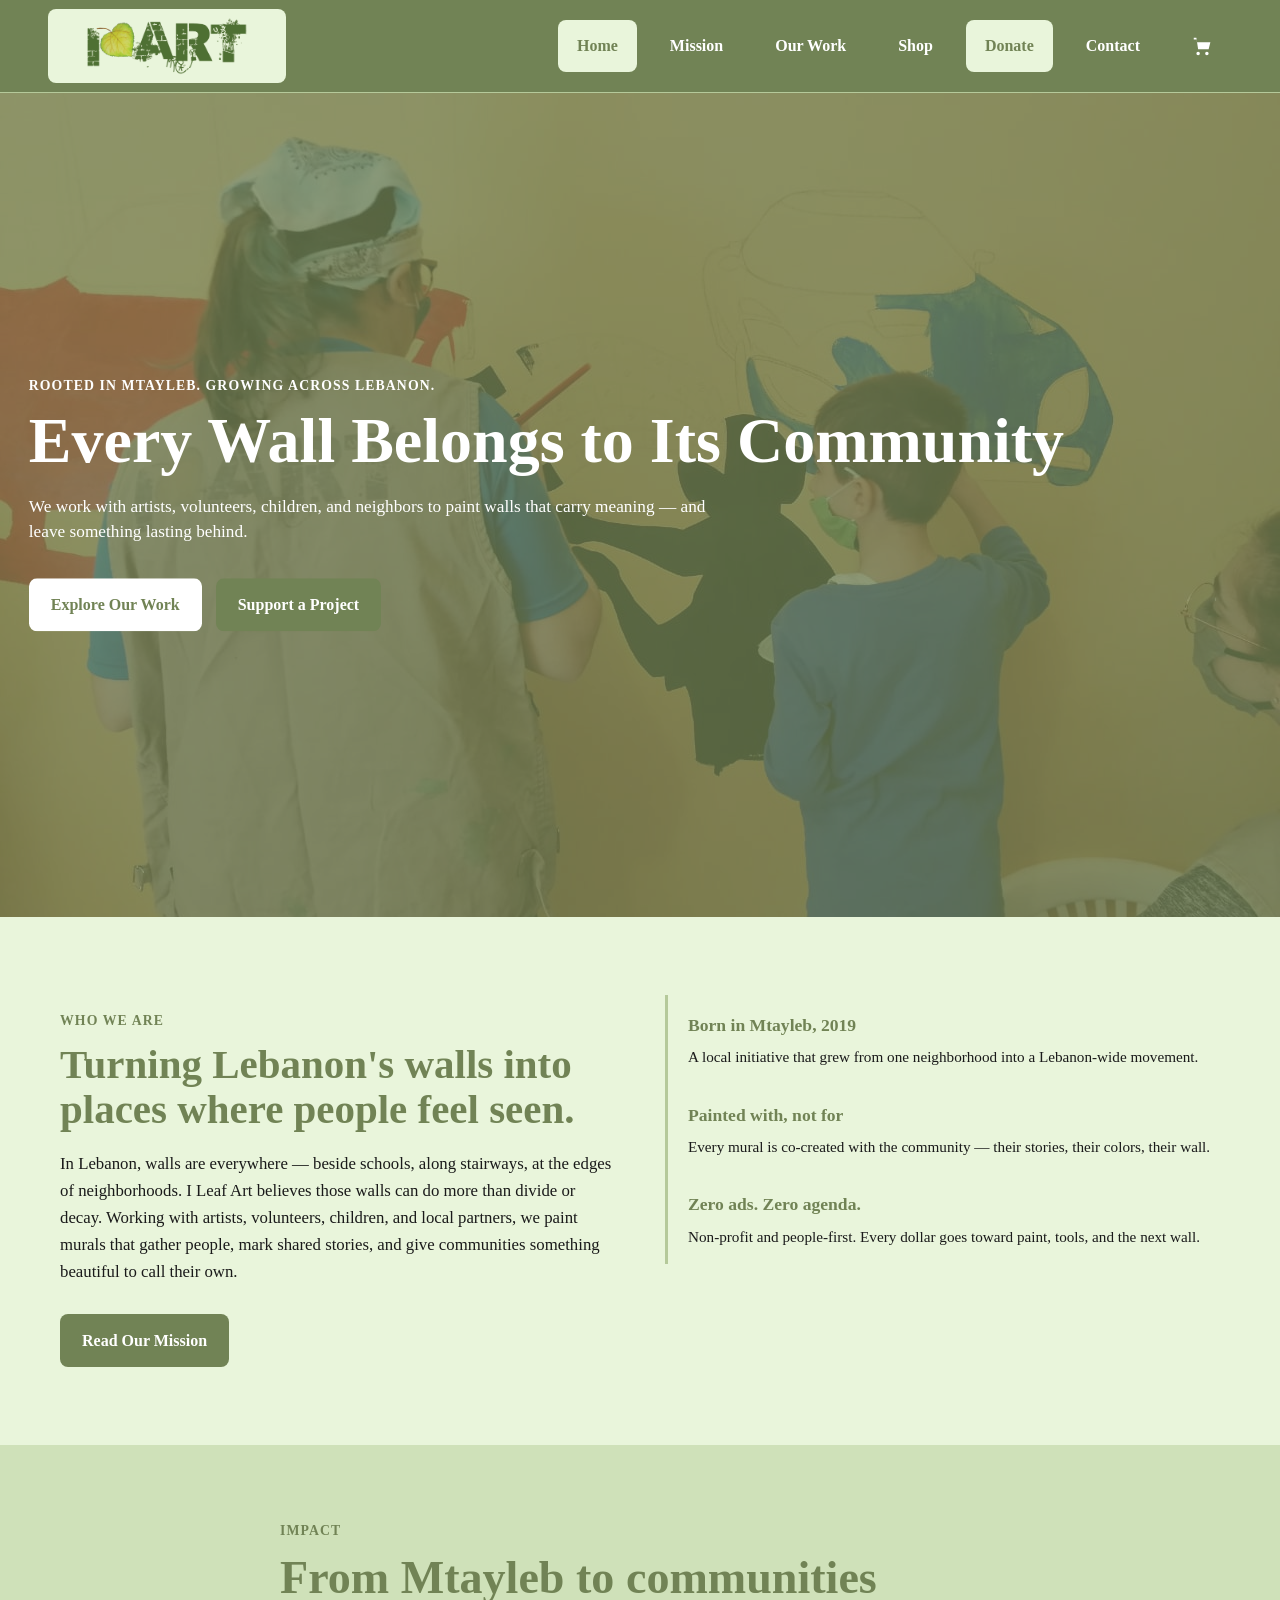
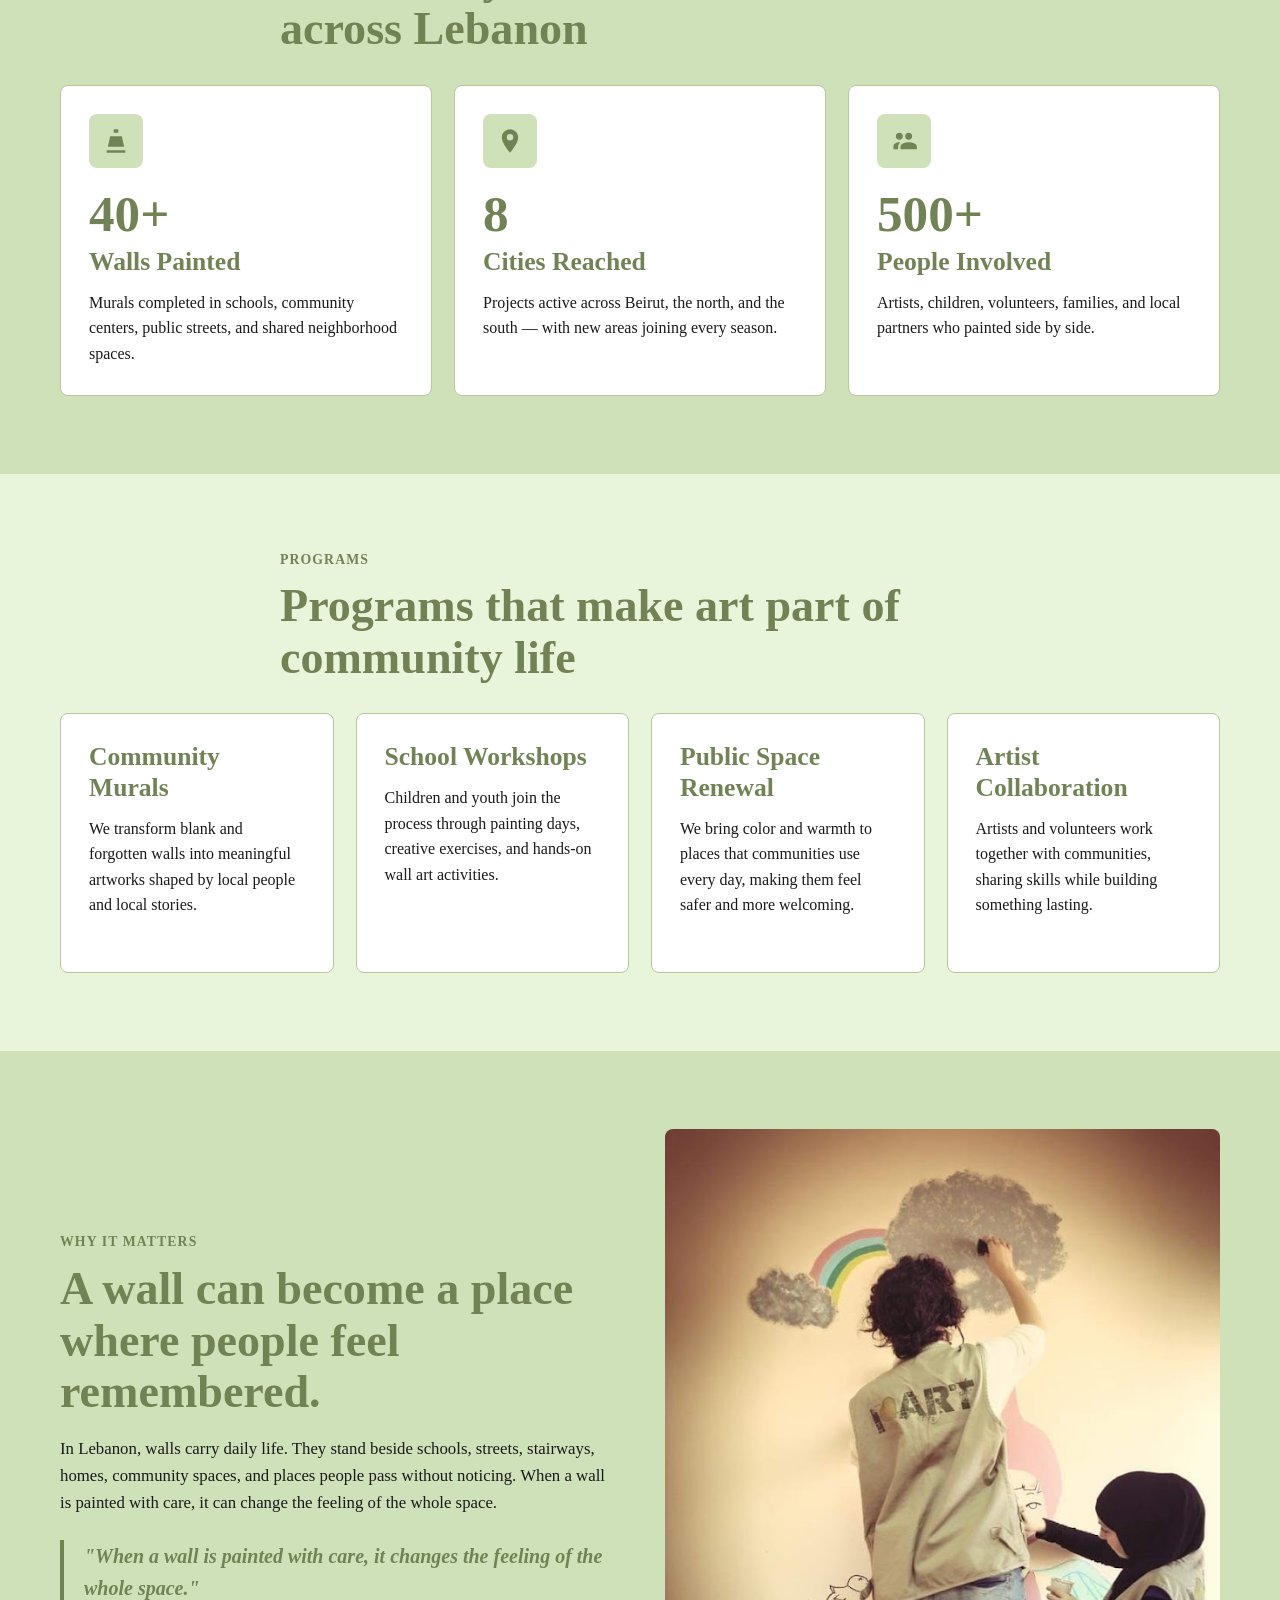
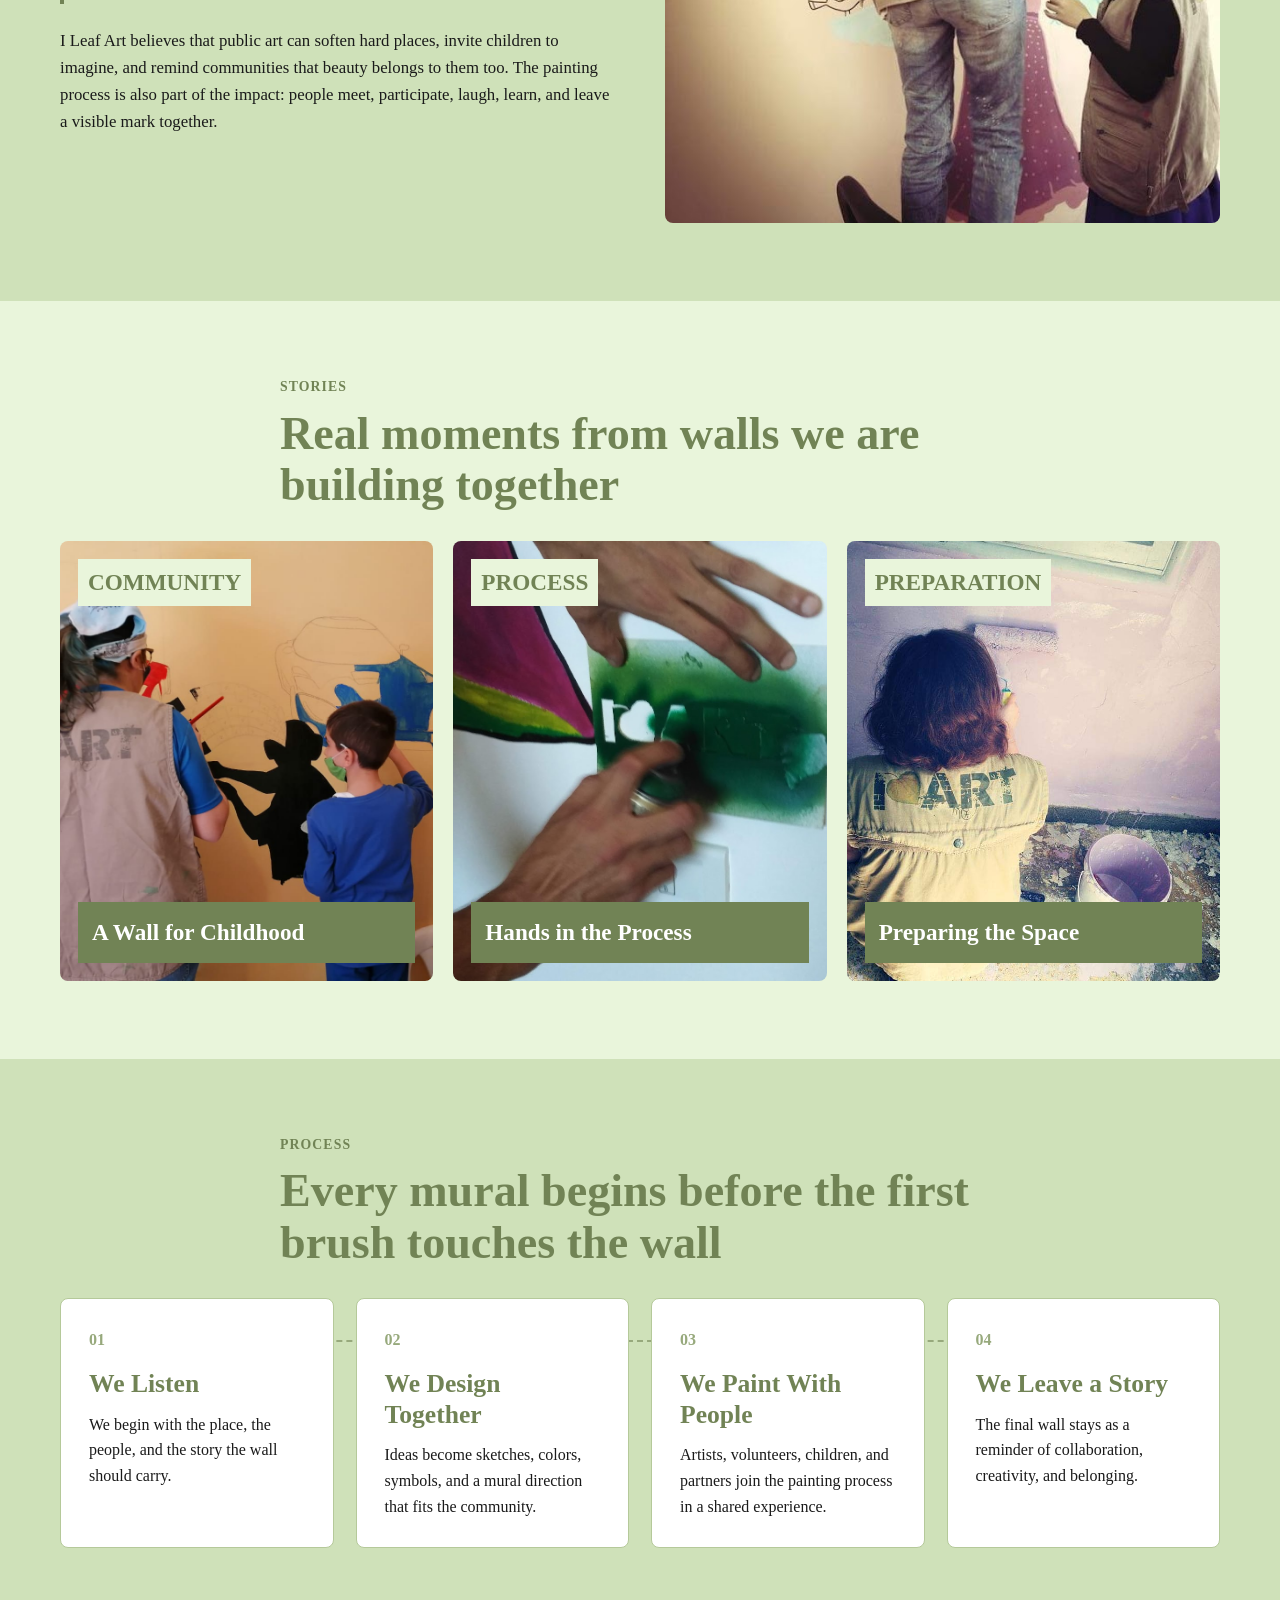
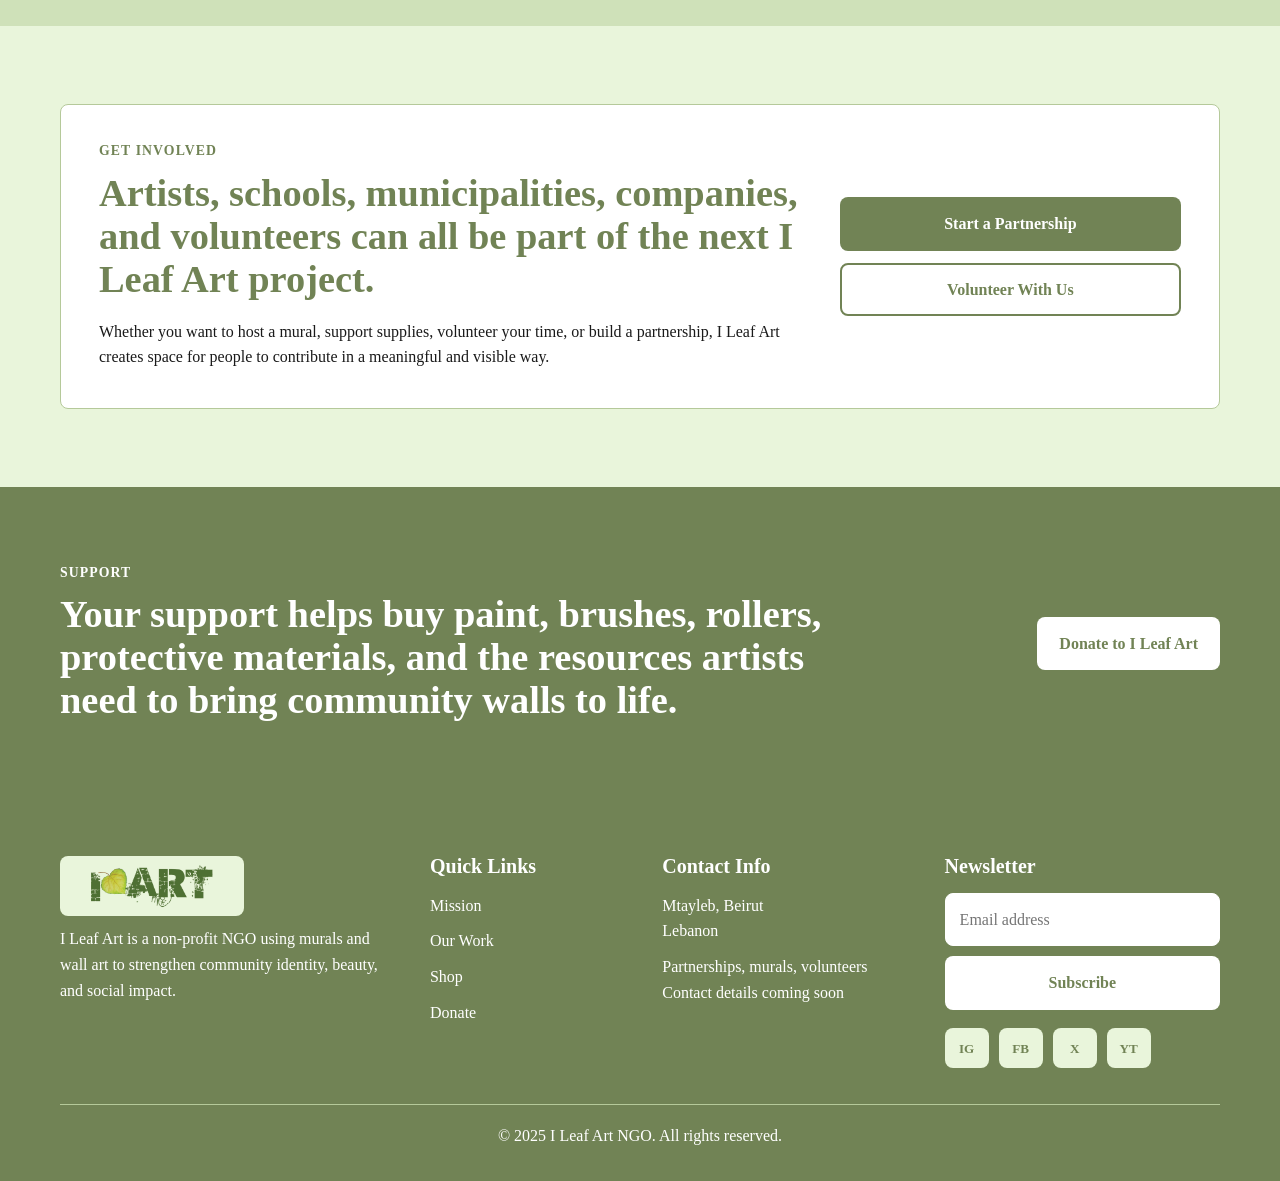
<file: index.html>
<!DOCTYPE html>
<html lang="en">
<head>
  <meta charset="UTF-8">
  <meta name="viewport" content="width=device-width, initial-scale=1.0">
  <meta name="description" content="I Leaf Art is a non-profit NGO transforming communities through murals, wall art, and public creative expression.">
  <title>I Leaf Art NGO | Every Wall Belongs to Its Community</title>
  <link rel="stylesheet" href="style.css">
</head>
<body class="home-page">
  <header class="site-header">
    <nav class="navbar" aria-label="Primary navigation">
      <a class="brand" href="index.html" aria-label="I Leaf Art home">
        <img class="brand-wordmark" src="assets/i-leaf-art-wordmark.png" alt="I Leaf Art">
      </a>
      <button class="nav-toggle" type="button" aria-label="Open navigation" aria-expanded="false">
        <span></span><span></span><span></span>
      </button>
      <div class="nav-links" data-nav-menu>
        <a class="active" href="index.html">Home</a>
        <a href="mission.html">Mission</a>
        <a href="our-work.html">Our Work</a>
        <a href="shop.html">Shop</a>
        <a class="nav-donate" href="donate.html">Donate</a>
        <a href="contact.html">Contact</a>
        <a class="cart-link" href="shop.html" aria-label="View cart">
          <svg viewBox="0 0 24 24" aria-hidden="true"><path d="M7 18a2 2 0 1 0 0 4 2 2 0 0 0 0-4Zm10 0a2 2 0 1 0 0 4 2 2 0 0 0 0-4ZM5.2 4l.5 3H21l-2 8H7L5 2H2v2h3.2Z"/></svg>
        </a>
      </div>
    </nav>
  </header>

  <main>
    <section class="hero home-hero">
      <img src="assets/photos/photo-10.jpg" alt="I Leaf Art volunteer guiding a child while painting a wall mural in Lebanon">
      <div class="hero-shade"></div>
      <div class="hero-content reveal">
        <p class="eyebrow">Rooted in Mtayleb. Growing across Lebanon.</p>
        <h1>Every Wall Belongs to Its Community</h1>
        <p>We work with artists, volunteers, children, and neighbors to paint walls that carry meaning &mdash; and leave something lasting behind.</p>
        <div class="hero-actions">
          <a class="button button-light" href="our-work.html">Explore Our Work</a>
          <a class="button button-dark" href="donate.html">Support a Project</a>
        </div>
      </div>
    </section>

    <section class="section home-intro-section">
      <div class="container split-layout">
        <div class="copy-block reveal">
          <p class="eyebrow">Who we are</p>
          <h2>Turning Lebanon's walls into places where people feel seen.</h2>
          <p>In Lebanon, walls are everywhere &mdash; beside schools, along stairways, at the edges of neighborhoods. I Leaf Art believes those walls can do more than divide or decay. Working with artists, volunteers, children, and local partners, we paint murals that gather people, mark shared stories, and give communities something beautiful to call their own.</p>
          <a class="button button-dark" href="mission.html" style="margin-top: 28px;">Read Our Mission</a>
        </div>
        <div class="intro-facts reveal">
          <div class="intro-fact">
            <span>Born in Mtayleb, 2019</span>
            <p>A local initiative that grew from one neighborhood into a Lebanon-wide movement.</p>
          </div>
          <div class="intro-fact">
            <span>Painted with, not for</span>
            <p>Every mural is co-created with the community &mdash; their stories, their colors, their wall.</p>
          </div>
          <div class="intro-fact">
            <span>Zero ads. Zero agenda.</span>
            <p>Non-profit and people-first. Every dollar goes toward paint, tools, and the next wall.</p>
          </div>
        </div>
      </div>
    </section>

    <section class="section impact-band">
      <div class="container section-heading reveal"><p class="eyebrow">Impact</p><h2>From Mtayleb to communities across Lebanon</h2></div>
      <div class="container stats-grid">
        <article class="stat-card reveal">
          <div class="icon-circle" aria-hidden="true"><svg viewBox="0 0 24 24"><path d="M4 20h16v2H4v-2Zm1-3h14l-2-9H7l-2 9Zm5-12h4V2h-4v3Z"/></svg></div>
          <p class="stat-number">40+</p>
          <h2>Walls Painted</h2>
          <p>Murals completed in schools, community centers, public streets, and shared neighborhood spaces.</p>
        </article>
        <article class="stat-card reveal">
          <div class="icon-circle" aria-hidden="true"><svg viewBox="0 0 24 24"><path d="M12 2C8.1 2 5 5.1 5 9c0 5.2 7 13 7 13s7-7.8 7-13c0-3.9-3.1-7-7-7Zm0 9.5A2.5 2.5 0 1 1 12 6a2.5 2.5 0 0 1 0 5.5Z"/></svg></div>
          <p class="stat-number">8</p>
          <h2>Cities Reached</h2>
          <p>Projects active across Beirut, the north, and the south &mdash; with new areas joining every season.</p>
        </article>
        <article class="stat-card reveal">
          <div class="icon-circle" aria-hidden="true"><svg viewBox="0 0 24 24"><path d="M16 11c1.7 0 3-1.3 3-3s-1.3-3-3-3-3 1.3-3 3 1.3 3 3 3ZM8 11c1.7 0 3-1.3 3-3S9.7 5 8 5 5 6.3 5 8s1.3 3 3 3Zm8 2c-2.3 0-7 1.2-7 3.5V19h14v-2.5c0-2.3-4.7-3.5-7-3.5ZM8 13c-.3 0-.6 0-1 .1-1.9.5-4 1.5-4 3.1V19h4v-2.5c0-1.2.7-2.3 1.8-3.2L8 13Z"/></svg></div>
          <p class="stat-number">500+</p>
          <h2>People Involved</h2>
          <p>Artists, children, volunteers, families, and local partners who painted side by side.</p>
        </article>
      </div>
    </section>

    <section class="section">
      <div class="container section-heading reveal"><p class="eyebrow">Programs</p><h2>Programs that make art part of community life</h2></div>
      <div class="container card-grid four home-program-grid">
        <article class="info-card reveal"><h3>Community Murals</h3><p>We transform blank and forgotten walls into meaningful artworks shaped by local people and local stories.</p></article>
        <article class="info-card reveal"><h3>School Workshops</h3><p>Children and youth join the process through painting days, creative exercises, and hands-on wall art activities.</p></article>
        <article class="info-card reveal"><h3>Public Space Renewal</h3><p>We bring color and warmth to places that communities use every day, making them feel safer and more welcoming.</p></article>
        <article class="info-card reveal"><h3>Artist Collaboration</h3><p>Artists and volunteers work together with communities, sharing skills while building something lasting.</p></article>
      </div>
    </section>

    <section class="section why-section light-section">
      <div class="container split-layout">
        <div class="copy-block reveal">
          <p class="eyebrow">Why it matters</p>
          <h2>A wall can become a place where people feel remembered.</h2>
          <p>In Lebanon, walls carry daily life. They stand beside schools, streets, stairways, homes, community spaces, and places people pass without noticing. When a wall is painted with care, it can change the feeling of the whole space.</p>
          <blockquote class="pull-quote">"When a wall is painted with care, it changes the feeling of the whole space."</blockquote>
          <p>I Leaf Art believes that public art can soften hard places, invite children to imagine, and remind communities that beauty belongs to them too. The painting process is also part of the impact: people meet, participate, laugh, learn, and leave a visible mark together.</p>
        </div>
        <div class="image-panel reveal"><img src="assets/photos/photo-01.jpg" alt="I Leaf Art artists painting a wall mural with a child participant"></div>
      </div>
    </section>

    <section class="section">
      <div class="container section-heading reveal"><p class="eyebrow">Stories</p><h2>Real moments from walls we are building together</h2></div>
      <div class="container mural-strip story-strip">
        <a class="mural-tile reveal" href="our-work.html">
          <img src="assets/photos/photo-10.jpg" alt="Child painting a mural with guidance from an I Leaf Art volunteer">
          <span class="tile-tag">Community</span>
          <span>A Wall for Childhood</span>
        </a>
        <a class="mural-tile reveal" href="our-work.html">
          <img src="assets/photos/photo-03.jpg" alt="Stencil painting detail on an I Leaf Art wall project">
          <span class="tile-tag">Process</span>
          <span>Hands in the Process</span>
        </a>
        <a class="mural-tile reveal" href="our-work.html">
          <img src="assets/photos/photo-07.jpg" alt="I Leaf Art volunteer rolling paint onto a community wall">
          <span class="tile-tag">Preparation</span>
          <span>Preparing the Space</span>
        </a>
      </div>
    </section>

    <section class="section process-section">
      <div class="container section-heading reveal"><p class="eyebrow">Process</p><h2>Every mural begins before the first brush touches the wall</h2></div>
      <div class="container process-grid process-connected">
        <article class="process-step reveal"><span>01</span><h3>We Listen</h3><p>We begin with the place, the people, and the story the wall should carry.</p></article>
        <article class="process-step reveal"><span>02</span><h3>We Design Together</h3><p>Ideas become sketches, colors, symbols, and a mural direction that fits the community.</p></article>
        <article class="process-step reveal"><span>03</span><h3>We Paint With People</h3><p>Artists, volunteers, children, and partners join the painting process in a shared experience.</p></article>
        <article class="process-step reveal"><span>04</span><h3>We Leave a Story</h3><p>The final wall stays as a reminder of collaboration, creativity, and belonging.</p></article>
      </div>
    </section>

    <section class="section partner-callout-section">
      <div class="container partner-callout reveal">
        <div><p class="eyebrow">Get involved</p><h2>Artists, schools, municipalities, companies, and volunteers can all be part of the next I Leaf Art project.</h2><p>Whether you want to host a mural, support supplies, volunteer your time, or build a partnership, I Leaf Art creates space for people to contribute in a meaningful and visible way.</p></div>
        <div class="partner-actions"><a class="button button-dark" href="contact.html">Start a Partnership</a><a class="button button-outline" href="contact.html">Volunteer With Us</a></div>
      </div>
    </section>

    <section class="section donate-banner">
      <div class="container banner-inner reveal">
        <div><p class="eyebrow">Support</p><h2>Your support helps buy paint, brushes, rollers, protective materials, and the resources artists need to bring community walls to life.</h2></div>
        <a class="button button-light" href="donate.html">Donate to I Leaf Art</a>
      </div>
    </section>
  </main>

  <footer class="site-footer">
    <div class="container footer-grid">
      <div>
        <a class="footer-brand" href="index.html"><img class="footer-wordmark" src="assets/i-leaf-art-wordmark.png" alt="I Leaf Art"></a>
        <p>I Leaf Art is a non-profit NGO using murals and wall art to strengthen community identity, beauty, and social impact.</p>
      </div>
      <div>
        <h2>Quick Links</h2>
        <a href="mission.html">Mission</a>
        <a href="our-work.html">Our Work</a>
        <a href="shop.html">Shop</a>
        <a href="donate.html">Donate</a>
      </div>
      <div>
        <h2>Contact Info</h2>
        <p>Mtayleb, Beirut<br>Lebanon</p>
        <p>Partnerships, murals, volunteers<br>Contact details coming soon</p>
      </div>
      <div>
        <h2>Newsletter</h2>
        <form class="newsletter-form">
          <label class="sr-only" for="footer-email">Email address</label>
          <input id="footer-email" type="email" placeholder="Email address">
          <button class="button button-light" type="button">Subscribe</button>
        </form>
        <div class="social-row" aria-label="Social links">
          <a href="#" aria-label="Instagram">IG</a>
          <a href="#" aria-label="Facebook">FB</a>
          <a href="#" aria-label="X">X</a>
          <a href="#" aria-label="YouTube">YT</a>
        </div>
      </div>
    </div>
    <p class="copyright">&copy; 2025 I Leaf Art NGO. All rights reserved.</p>
  </footer>

  <script src="main.js"></script>
</body>
</html>
</file>
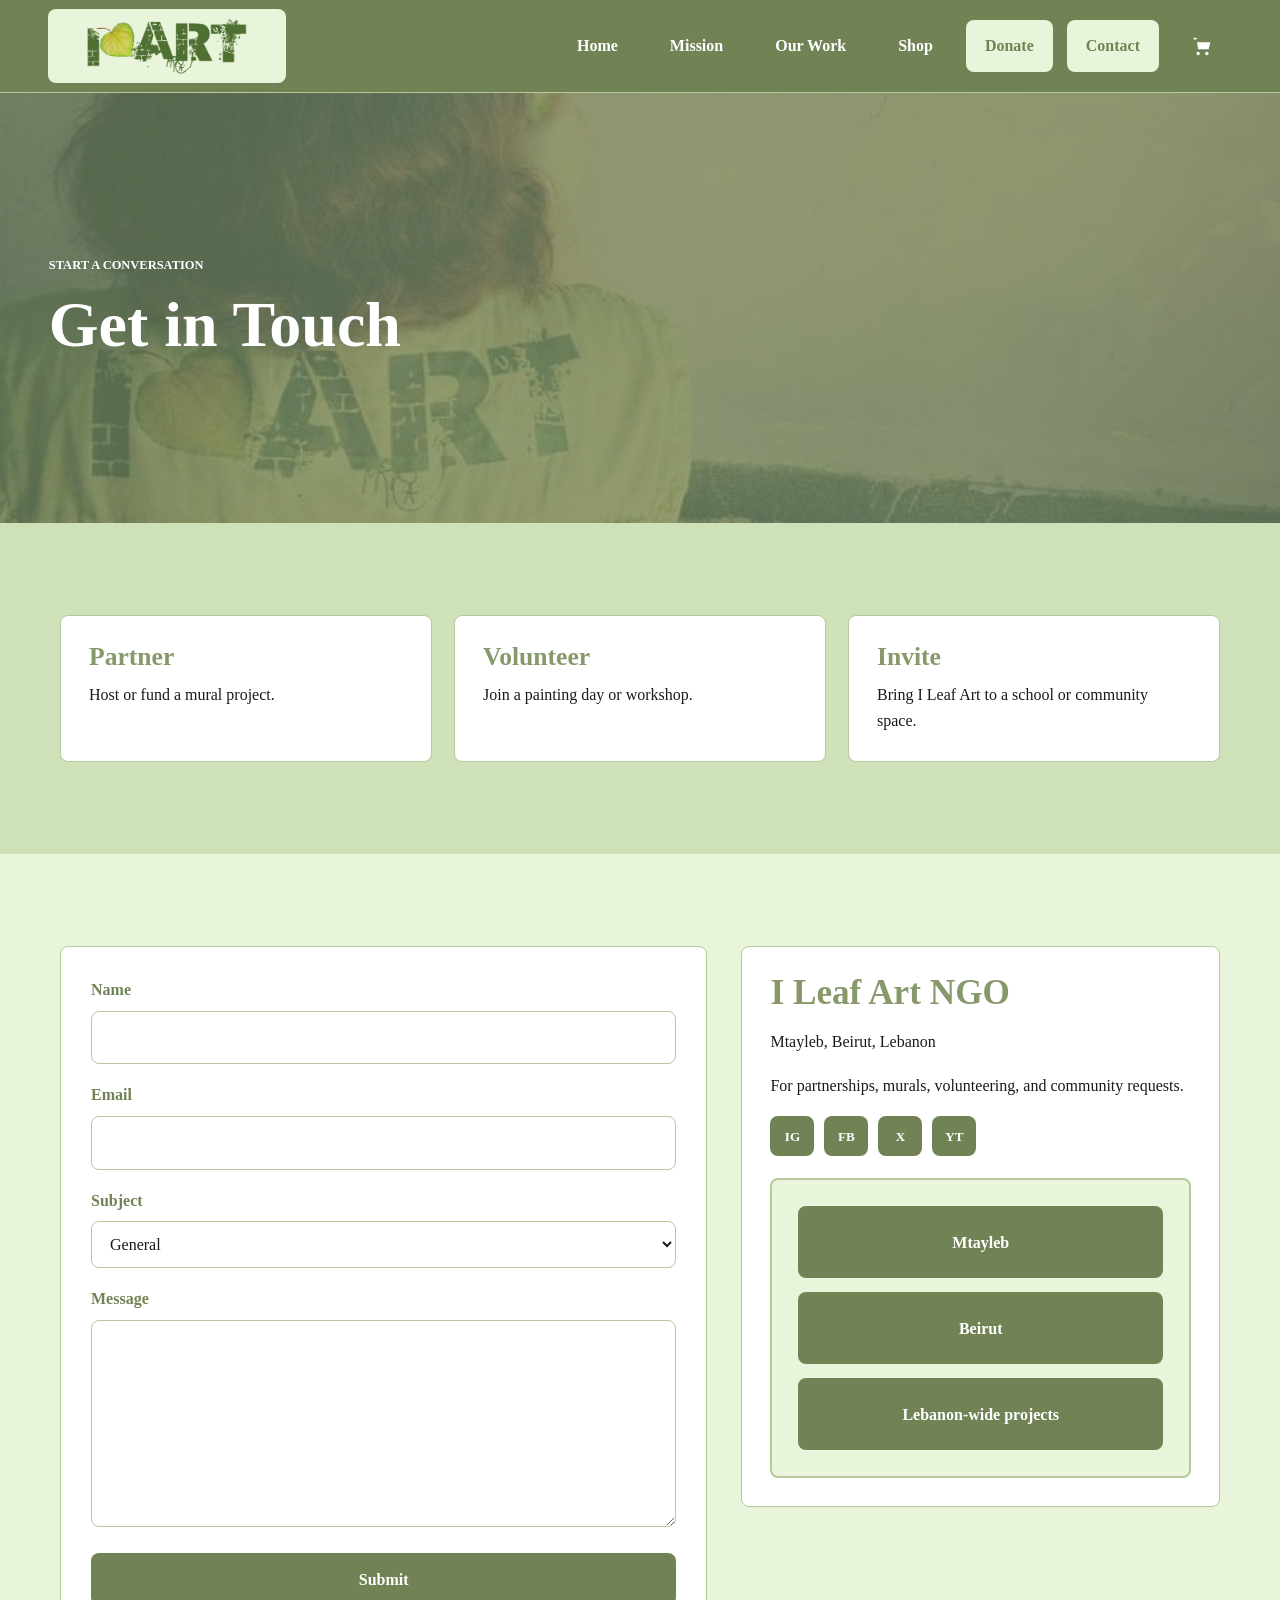
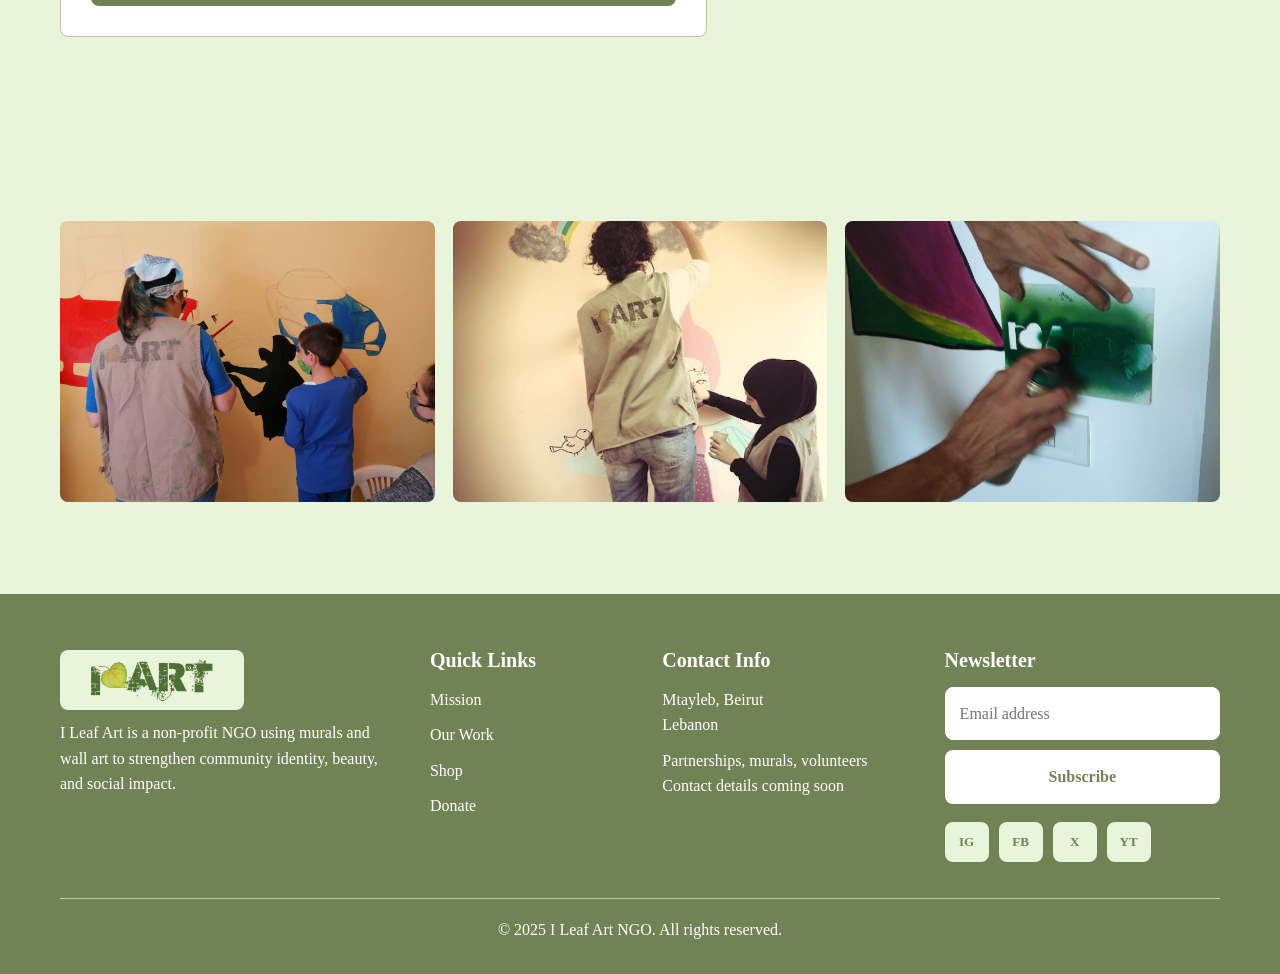
<file: contact.html>
<!DOCTYPE html>
<html lang="en">
<head>
  <meta charset="UTF-8">
  <meta name="viewport" content="width=device-width, initial-scale=1.0">
  <meta name="description" content="Contact I Leaf Art for partnerships, press, volunteering, and general inquiries.">
  <title>Contact | I Leaf Art NGO</title>
  <link rel="stylesheet" href="style.css">
</head>
<body>
  <header class="site-header"><nav class="navbar" aria-label="Primary navigation"><a class="brand" href="index.html" aria-label="I Leaf Art home"><img class="brand-wordmark" src="assets/i-leaf-art-wordmark.png" alt="I Leaf Art"></a><button class="nav-toggle" type="button" aria-label="Open navigation" aria-expanded="false"><span></span><span></span><span></span></button><div class="nav-links" data-nav-menu><a href="index.html">Home</a><a href="mission.html">Mission</a><a href="our-work.html">Our Work</a><a href="shop.html">Shop</a><a class="nav-donate" href="donate.html">Donate</a><a class="active" href="contact.html">Contact</a><a class="cart-link" href="shop.html" aria-label="View cart"><svg viewBox="0 0 24 24" aria-hidden="true"><path d="M7 18a2 2 0 1 0 0 4 2 2 0 0 0 0-4Zm10 0a2 2 0 1 0 0 4 2 2 0 0 0 0-4ZM5.2 4l.5 3H21l-2 8H7L5 2H2v2h3.2Z"/></svg></a></div></nav></header>
  <main>
    <section class="page-hero"><img src="assets/photos/photo-07.jpg" alt="I Leaf Art volunteer painting a community wall"><div class="hero-shade"></div><div class="container reveal"><p class="eyebrow">Start a conversation</p><h1>Get in Touch</h1></div></section>
    <section class="section impact-band"><div class="container stats-grid"><article class="stat-card reveal"><h2>Partner</h2><p>Host or fund a mural project.</p></article><article class="stat-card reveal"><h2>Volunteer</h2><p>Join a painting day or workshop.</p></article><article class="stat-card reveal"><h2>Invite</h2><p>Bring I Leaf Art to a school or community space.</p></article></div></section>
    <section class="section"><div class="container contact-layout"><form class="contact-form reveal"><div><label for="name">Name</label><input id="name" type="text" autocomplete="name"></div><div><label for="email">Email</label><input id="email" type="email" autocomplete="email"></div><div><label for="subject">Subject</label><select id="subject"><option>General</option><option>Partnership</option><option>Press</option><option>Volunteer</option></select></div><div><label for="message">Message</label><textarea id="message" rows="7"></textarea></div><button class="button button-dark" type="button">Submit</button></form><aside class="contact-panel reveal"><h2>I Leaf Art NGO</h2><p>Mtayleb, Beirut, Lebanon</p><p>For partnerships, murals, volunteering, and community requests.</p><div class="social-row contact-social" aria-label="Social media links"><a href="#" aria-label="Instagram">IG</a><a href="#" aria-label="Facebook">FB</a><a href="#" aria-label="X">X</a><a href="#" aria-label="YouTube">YT</a></div><div class="map-placeholder contact-map" role="img" aria-label="I Leaf Art contact areas"><span>Mtayleb</span><span>Beirut</span><span>Lebanon-wide projects</span></div></aside></div></section>
    <section class="section"><div class="container photo-feature-grid"><img class="reveal" src="assets/photos/photo-10.jpg" alt="Child painting mural"><img class="reveal" src="assets/photos/photo-01.jpg" alt="Wall painting workshop"><img class="reveal" src="assets/photos/photo-03.jpg" alt="Stencil painting detail"></div></section>
  </main>
<footer class="site-footer"><div class="container footer-grid"><div><a class="footer-brand" href="index.html"><img class="footer-wordmark" src="assets/i-leaf-art-wordmark.png" alt="I Leaf Art"></a><p>I Leaf Art is a non-profit NGO using murals and wall art to strengthen community identity, beauty, and social impact.</p></div><div><h2>Quick Links</h2><a href="mission.html">Mission</a><a href="our-work.html">Our Work</a><a href="shop.html">Shop</a><a href="donate.html">Donate</a></div><div><h2>Contact Info</h2><p>Mtayleb, Beirut<br>Lebanon</p><p>Partnerships, murals, volunteers<br>Contact details coming soon</p></div><div><h2>Newsletter</h2><form class="newsletter-form"><label class="sr-only" for="footer-email">Email address</label><input id="footer-email" type="email" placeholder="Email address"><button class="button button-light" type="button">Subscribe</button></form><div class="social-row" aria-label="Social links"><a href="#" aria-label="Instagram">IG</a><a href="#" aria-label="Facebook">FB</a><a href="#" aria-label="X">X</a><a href="#" aria-label="YouTube">YT</a></div></div></div><p class="copyright">&copy; 2025 I Leaf Art NGO. All rights reserved.</p></footer>
  <script src="main.js"></script>
</body>
</html>
</file>
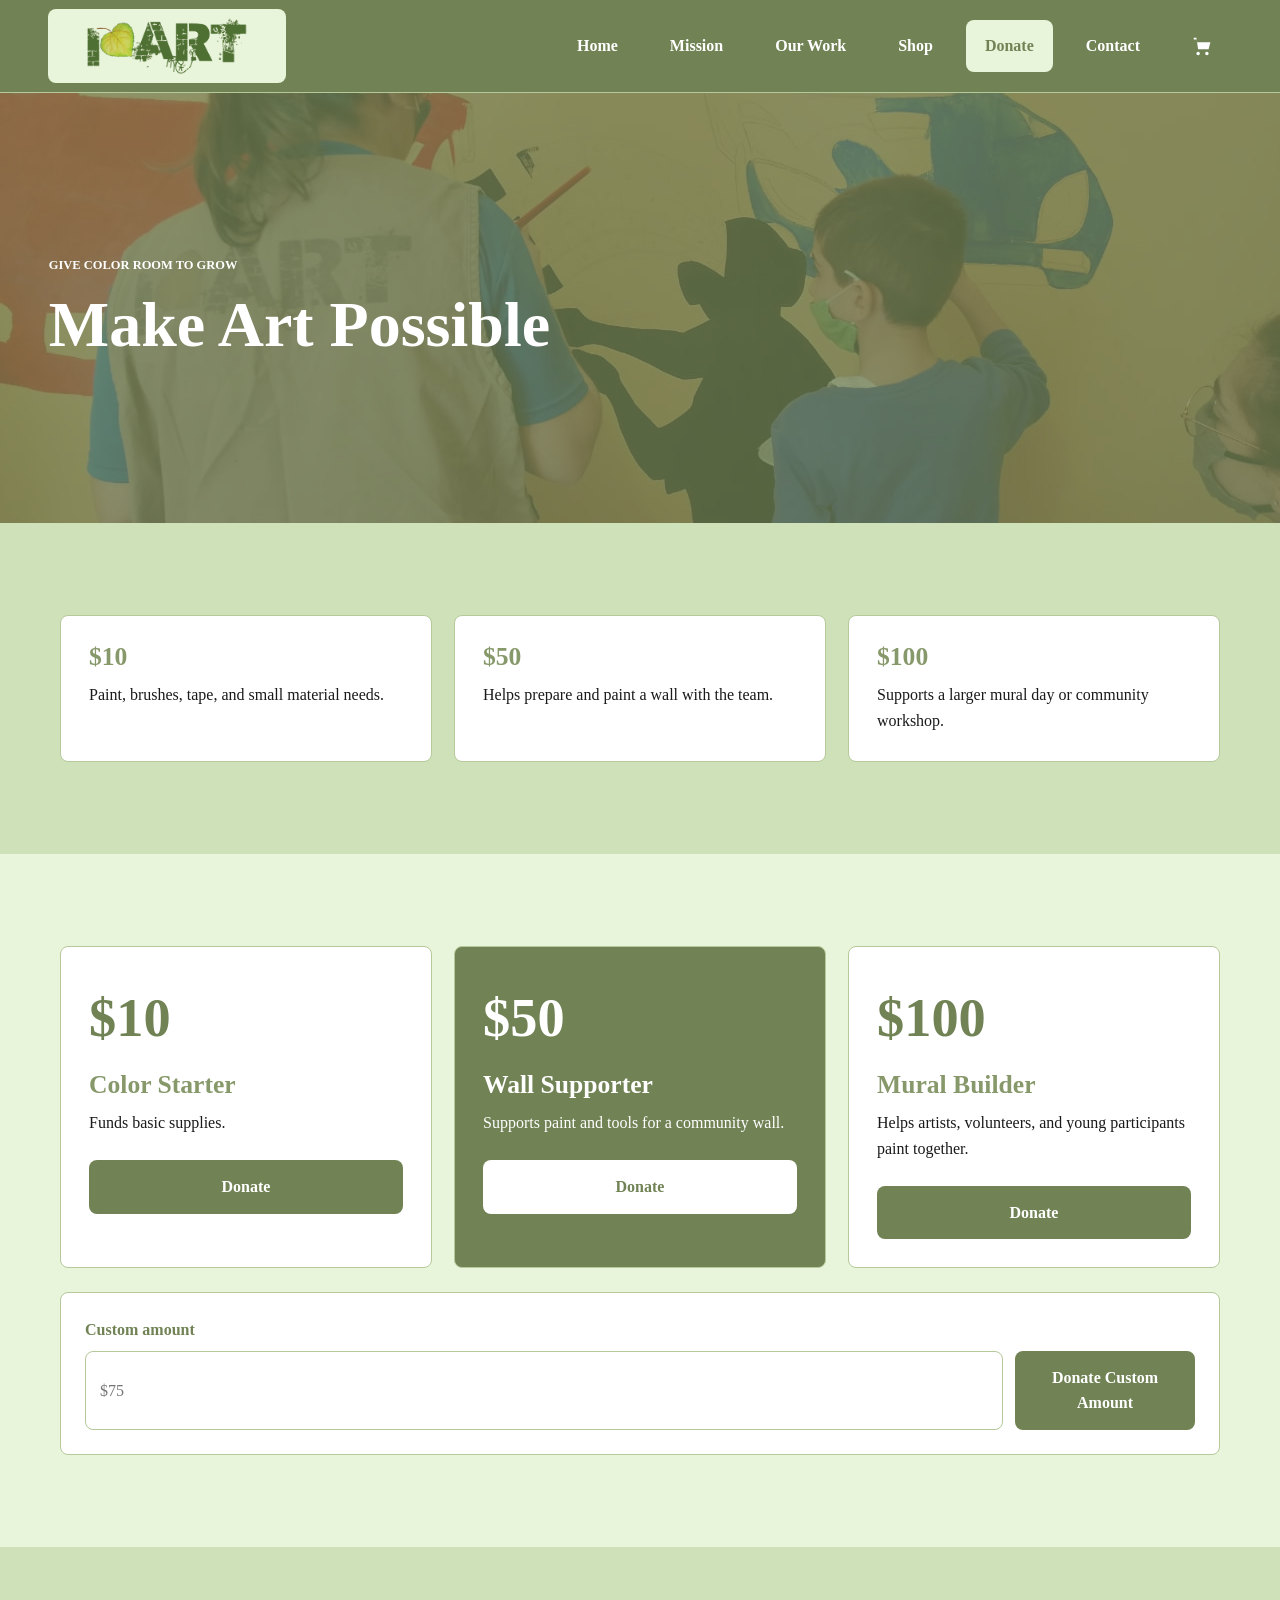
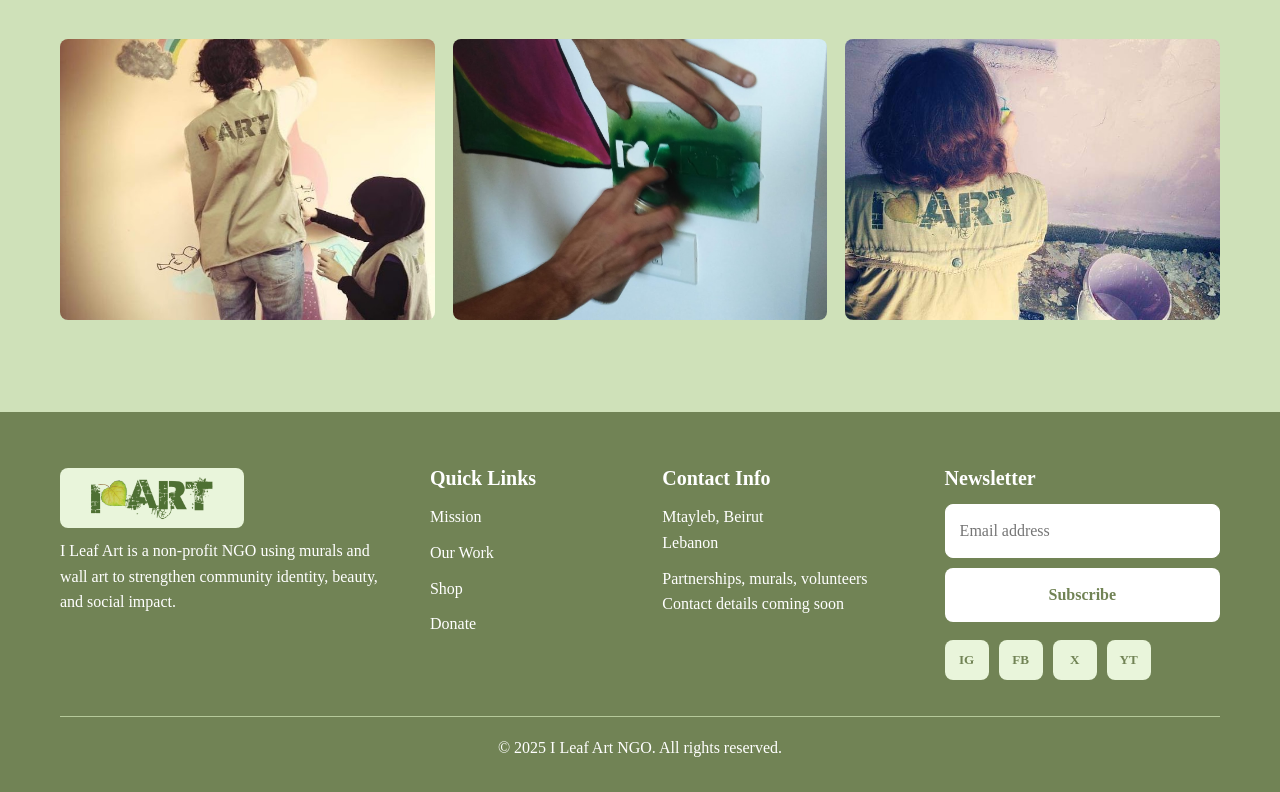
<file: donate.html>
<!DOCTYPE html>
<html lang="en">
<head>
  <meta charset="UTF-8">
  <meta name="viewport" content="width=device-width, initial-scale=1.0">
  <meta name="description" content="Donate to I Leaf Art and help fund mural supplies, artist stipends, and community art programs.">
  <title>Donate | I Leaf Art NGO</title>
  <link rel="stylesheet" href="style.css">
</head>
<body>
  <header class="site-header"><nav class="navbar" aria-label="Primary navigation"><a class="brand" href="index.html" aria-label="I Leaf Art home"><img class="brand-wordmark" src="assets/i-leaf-art-wordmark.png" alt="I Leaf Art"></a><button class="nav-toggle" type="button" aria-label="Open navigation" aria-expanded="false"><span></span><span></span><span></span></button><div class="nav-links" data-nav-menu><a href="index.html">Home</a><a href="mission.html">Mission</a><a href="our-work.html">Our Work</a><a href="shop.html">Shop</a><a class="active nav-donate" href="donate.html">Donate</a><a href="contact.html">Contact</a><a class="cart-link" href="shop.html" aria-label="View cart"><svg viewBox="0 0 24 24" aria-hidden="true"><path d="M7 18a2 2 0 1 0 0 4 2 2 0 0 0 0-4Zm10 0a2 2 0 1 0 0 4 2 2 0 0 0 0-4ZM5.2 4l.5 3H21l-2 8H7L5 2H2v2h3.2Z"/></svg></a></div></nav></header>
  <main>
    <section class="page-hero"><img src="assets/photos/photo-10.jpg" alt="I Leaf Art volunteer guiding a child at a mural wall"><div class="hero-shade"></div><div class="container reveal"><p class="eyebrow">Give color room to grow</p><h1>Make Art Possible</h1></div></section>
    <section class="section impact-band"><div class="container stats-grid"><article class="stat-card reveal"><h2>$10</h2><p>Paint, brushes, tape, and small material needs.</p></article><article class="stat-card reveal"><h2>$50</h2><p>Helps prepare and paint a wall with the team.</p></article><article class="stat-card reveal"><h2>$100</h2><p>Supports a larger mural day or community workshop.</p></article></div></section>
    <section class="section"><div class="container donation-grid"><article class="donation-card reveal"><span>$10</span><h3>Color Starter</h3><p>Funds basic supplies.</p><button class="button button-dark" type="button">Donate</button></article><article class="donation-card featured reveal"><span>$50</span><h3>Wall Supporter</h3><p>Supports paint and tools for a community wall.</p><button class="button button-light" type="button">Donate</button></article><article class="donation-card reveal"><span>$100</span><h3>Mural Builder</h3><p>Helps artists, volunteers, and young participants paint together.</p><button class="button button-dark" type="button">Donate</button></article></div><form class="container custom-amount reveal"><label for="amount">Custom amount</label><div><input id="amount" type="number" min="1" placeholder="$75"><button class="button button-dark" type="button">Donate Custom Amount</button></div></form></section>
    <section class="section light-section"><div class="container photo-feature-grid"><img class="reveal" src="assets/photos/photo-01.jpg" alt="Artists painting with child"><img class="reveal" src="assets/photos/photo-03.jpg" alt="Stencil detail"><img class="reveal" src="assets/photos/photo-07.jpg" alt="Wall painting preparation"></div></section>
  </main>
<footer class="site-footer"><div class="container footer-grid"><div><a class="footer-brand" href="index.html"><img class="footer-wordmark" src="assets/i-leaf-art-wordmark.png" alt="I Leaf Art"></a><p>I Leaf Art is a non-profit NGO using murals and wall art to strengthen community identity, beauty, and social impact.</p></div><div><h2>Quick Links</h2><a href="mission.html">Mission</a><a href="our-work.html">Our Work</a><a href="shop.html">Shop</a><a href="donate.html">Donate</a></div><div><h2>Contact Info</h2><p>Mtayleb, Beirut<br>Lebanon</p><p>Partnerships, murals, volunteers<br>Contact details coming soon</p></div><div><h2>Newsletter</h2><form class="newsletter-form"><label class="sr-only" for="footer-email">Email address</label><input id="footer-email" type="email" placeholder="Email address"><button class="button button-light" type="button">Subscribe</button></form><div class="social-row" aria-label="Social links"><a href="#" aria-label="Instagram">IG</a><a href="#" aria-label="Facebook">FB</a><a href="#" aria-label="X">X</a><a href="#" aria-label="YouTube">YT</a></div></div></div><p class="copyright">&copy; 2025 I Leaf Art NGO. All rights reserved.</p></footer>
  <script src="main.js"></script>
</body>
</html>
</file>
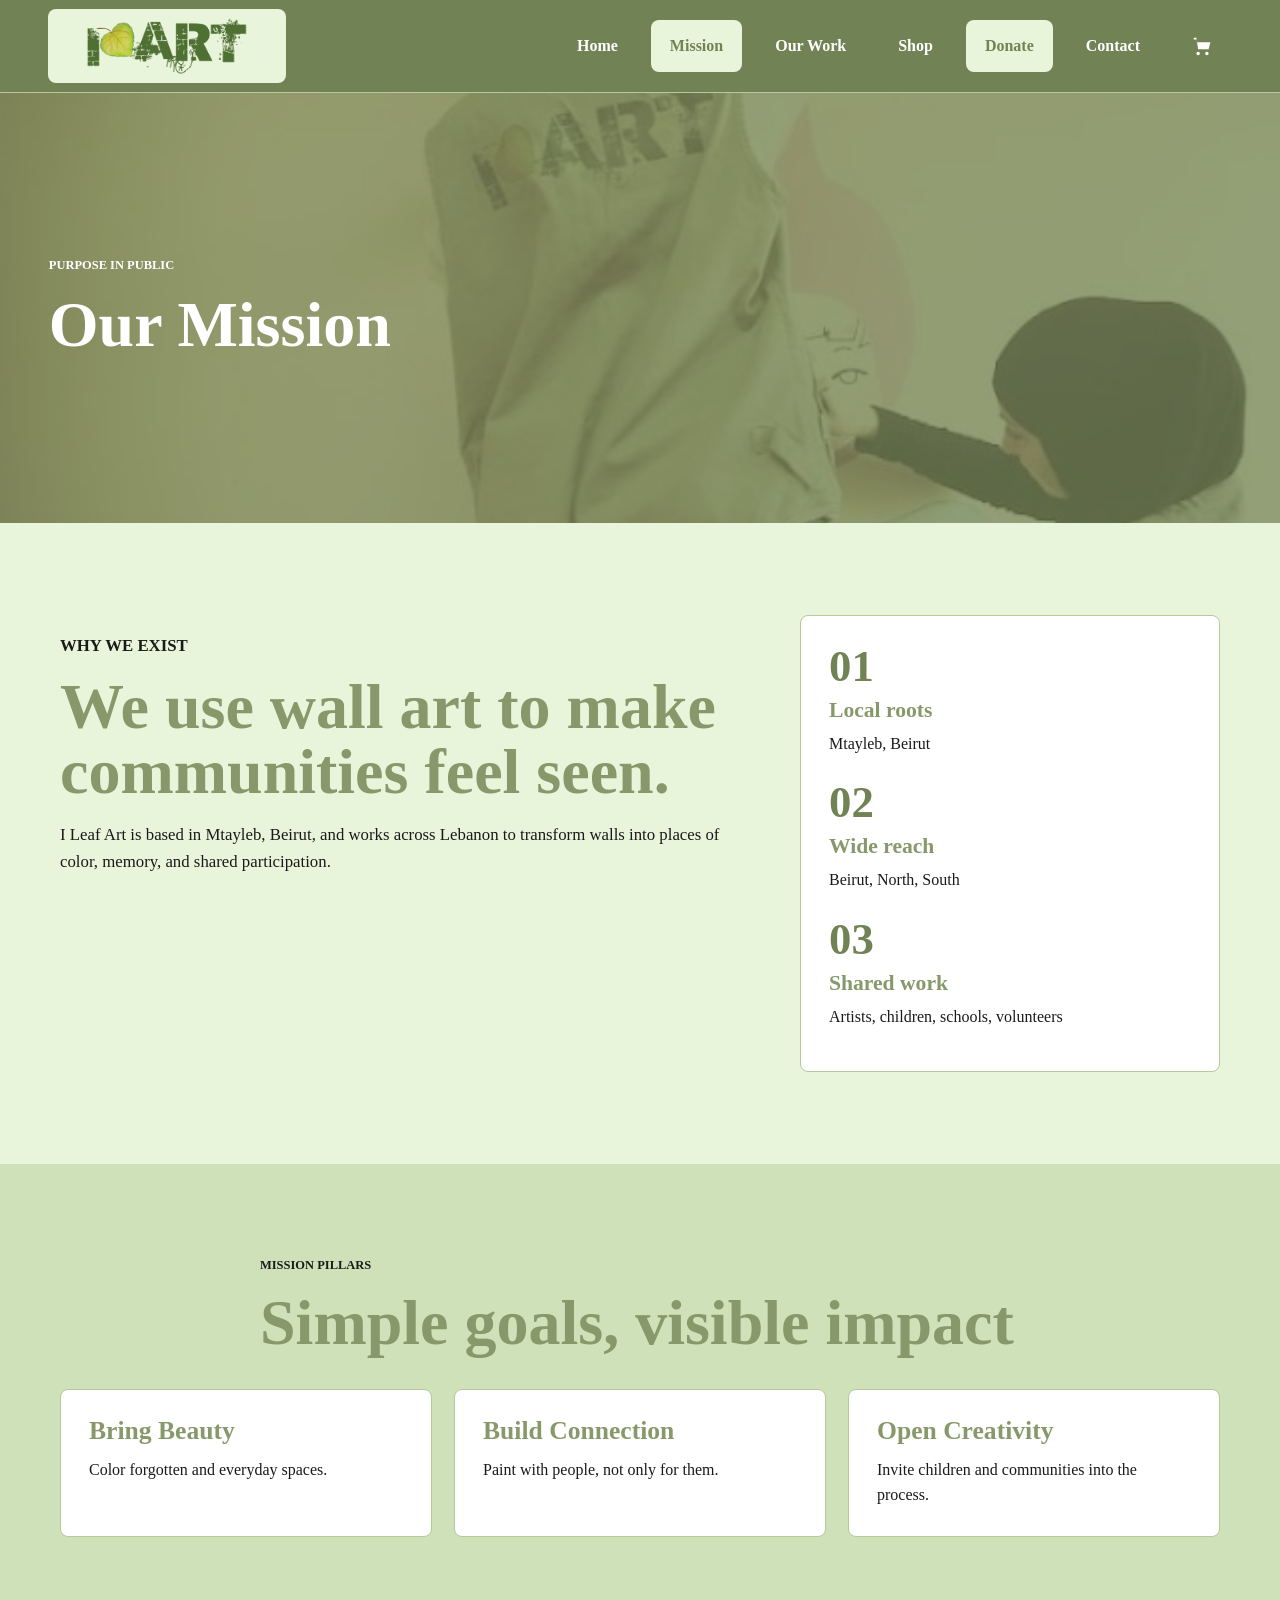
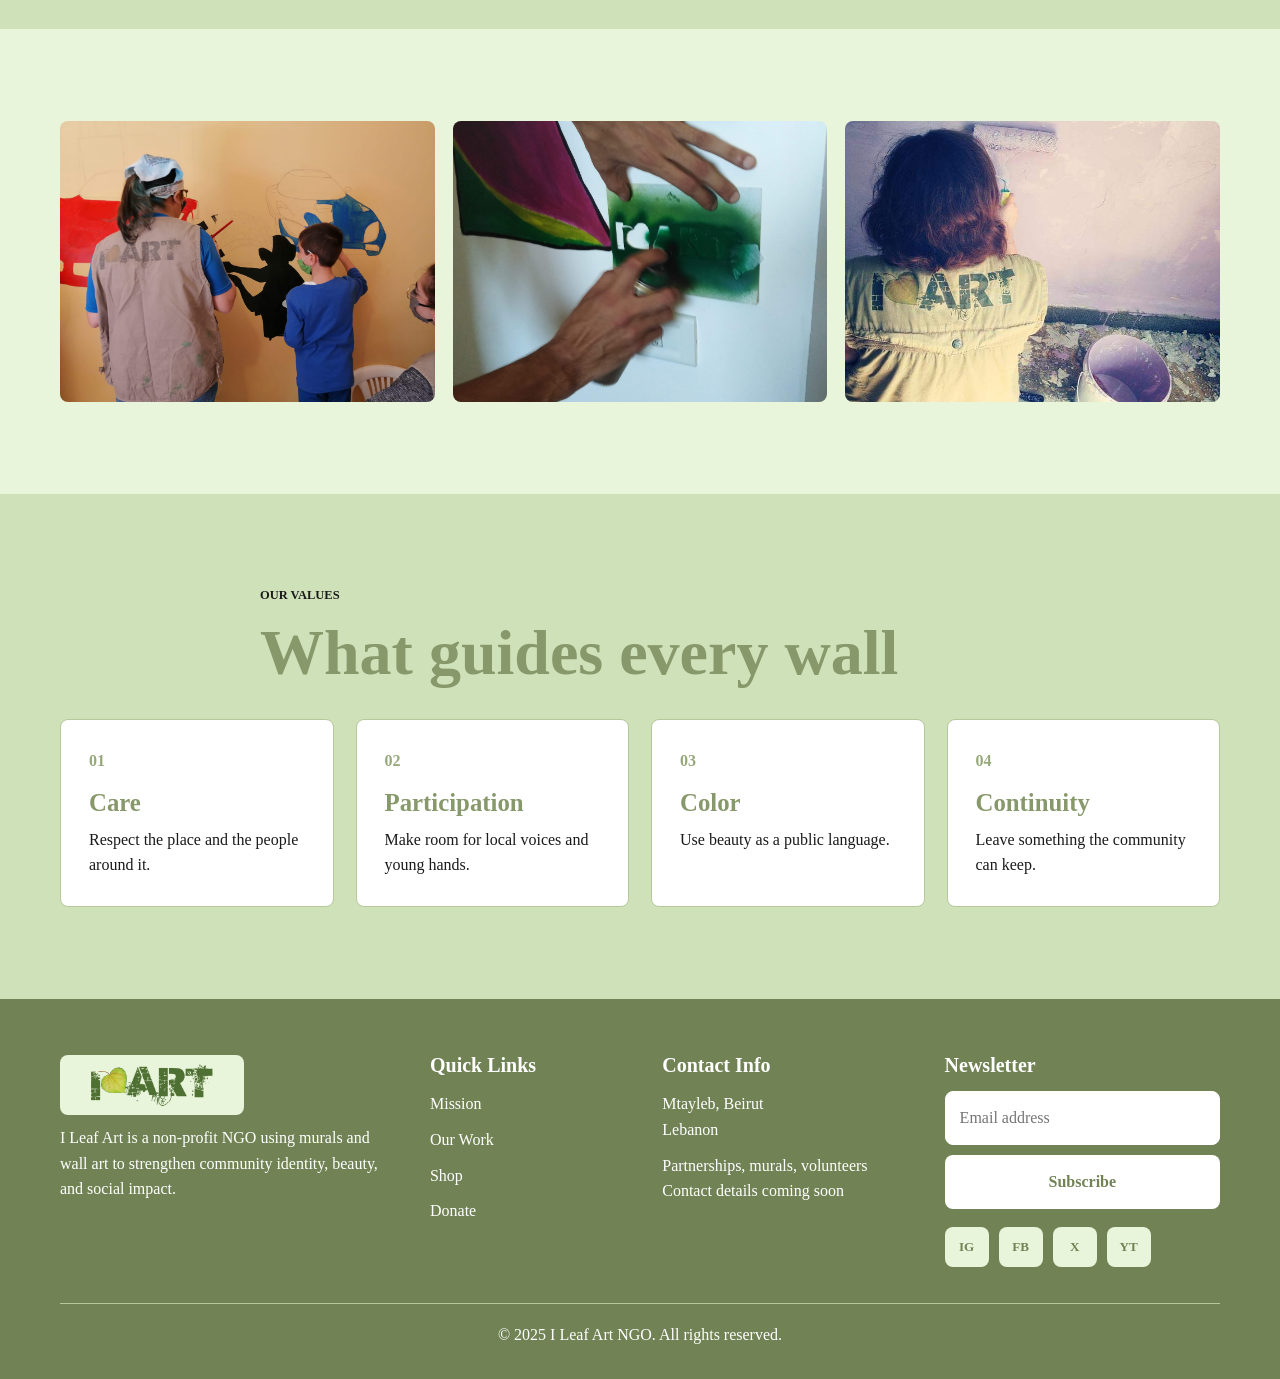
<file: mission.html>
<!DOCTYPE html>
<html lang="en">
<head>
  <meta charset="UTF-8">
  <meta name="viewport" content="width=device-width, initial-scale=1.0">
  <meta name="description" content="Learn about I Leaf Art's mission to transform communities through public wall art and murals.">
  <title>Our Mission | I Leaf Art NGO</title>
  <link rel="stylesheet" href="style.css">
</head>
<body>
  <header class="site-header">
    <nav class="navbar" aria-label="Primary navigation">
      <a class="brand" href="index.html" aria-label="I Leaf Art home"><img class="brand-wordmark" src="assets/i-leaf-art-wordmark.png" alt="I Leaf Art"></a>
      <button class="nav-toggle" type="button" aria-label="Open navigation" aria-expanded="false"><span></span><span></span><span></span></button>
      <div class="nav-links" data-nav-menu><a href="index.html">Home</a><a class="active" href="mission.html">Mission</a><a href="our-work.html">Our Work</a><a href="shop.html">Shop</a><a class="nav-donate" href="donate.html">Donate</a><a href="contact.html">Contact</a><a class="cart-link" href="shop.html" aria-label="View cart"><svg viewBox="0 0 24 24" aria-hidden="true"><path d="M7 18a2 2 0 1 0 0 4 2 2 0 0 0 0-4Zm10 0a2 2 0 1 0 0 4 2 2 0 0 0 0-4ZM5.2 4l.5 3H21l-2 8H7L5 2H2v2h3.2Z"/></svg></a></div>
    </nav>
  </header>

  <main>
    <section class="page-hero"><img src="assets/photos/photo-01.jpg" alt="I Leaf Art artists painting a child-friendly wall mural"><div class="hero-shade"></div><div class="container reveal"><p class="eyebrow">Purpose in public</p><h1>Our Mission</h1></div></section>
    <section class="section page-intro-section"><div class="container page-intro-grid"><div class="copy-block reveal"><p class="eyebrow">Why we exist</p><h2>We use wall art to make communities feel seen.</h2><p>I Leaf Art is based in Mtayleb, Beirut, and works across Lebanon to transform walls into places of color, memory, and shared participation.</p></div><div class="number-panel reveal"><span>01</span><h3>Local roots</h3><p>Mtayleb, Beirut</p><span>02</span><h3>Wide reach</h3><p>Beirut, North, South</p><span>03</span><h3>Shared work</h3><p>Artists, children, schools, volunteers</p></div></div></section>
    <section class="section light-section"><div class="container section-heading reveal"><p class="eyebrow">Mission pillars</p><h2>Simple goals, visible impact</h2></div><div class="container card-grid three"><article class="info-card reveal"><h3>Bring Beauty</h3><p>Color forgotten and everyday spaces.</p></article><article class="info-card reveal"><h3>Build Connection</h3><p>Paint with people, not only for them.</p></article><article class="info-card reveal"><h3>Open Creativity</h3><p>Invite children and communities into the process.</p></article></div></section>
    <section class="section"><div class="container photo-feature-grid"><img class="reveal" src="assets/photos/photo-10.jpg" alt="Child painting with I Leaf Art volunteer"><img class="reveal" src="assets/photos/photo-03.jpg" alt="Stencil painting detail"><img class="reveal" src="assets/photos/photo-07.jpg" alt="Volunteer painting wall with roller"></div></section>
    <section class="section process-section"><div class="container section-heading reveal"><p class="eyebrow">Our values</p><h2>What guides every wall</h2></div><div class="container process-grid"><article class="process-step reveal"><span>01</span><h3>Care</h3><p>Respect the place and the people around it.</p></article><article class="process-step reveal"><span>02</span><h3>Participation</h3><p>Make room for local voices and young hands.</p></article><article class="process-step reveal"><span>03</span><h3>Color</h3><p>Use beauty as a public language.</p></article><article class="process-step reveal"><span>04</span><h3>Continuity</h3><p>Leave something the community can keep.</p></article></div></section>
  </main>

<footer class="site-footer"><div class="container footer-grid"><div><a class="footer-brand" href="index.html"><img class="footer-wordmark" src="assets/i-leaf-art-wordmark.png" alt="I Leaf Art"></a><p>I Leaf Art is a non-profit NGO using murals and wall art to strengthen community identity, beauty, and social impact.</p></div><div><h2>Quick Links</h2><a href="mission.html">Mission</a><a href="our-work.html">Our Work</a><a href="shop.html">Shop</a><a href="donate.html">Donate</a></div><div><h2>Contact Info</h2><p>Mtayleb, Beirut<br>Lebanon</p><p>Partnerships, murals, volunteers<br>Contact details coming soon</p></div><div><h2>Newsletter</h2><form class="newsletter-form"><label class="sr-only" for="footer-email">Email address</label><input id="footer-email" type="email" placeholder="Email address"><button class="button button-light" type="button">Subscribe</button></form><div class="social-row" aria-label="Social links"><a href="#" aria-label="Instagram">IG</a><a href="#" aria-label="Facebook">FB</a><a href="#" aria-label="X">X</a><a href="#" aria-label="YouTube">YT</a></div></div></div><p class="copyright">&copy; 2025 I Leaf Art NGO. All rights reserved.</p></footer>
  <script src="main.js"></script>
</body>
</html>
</file>
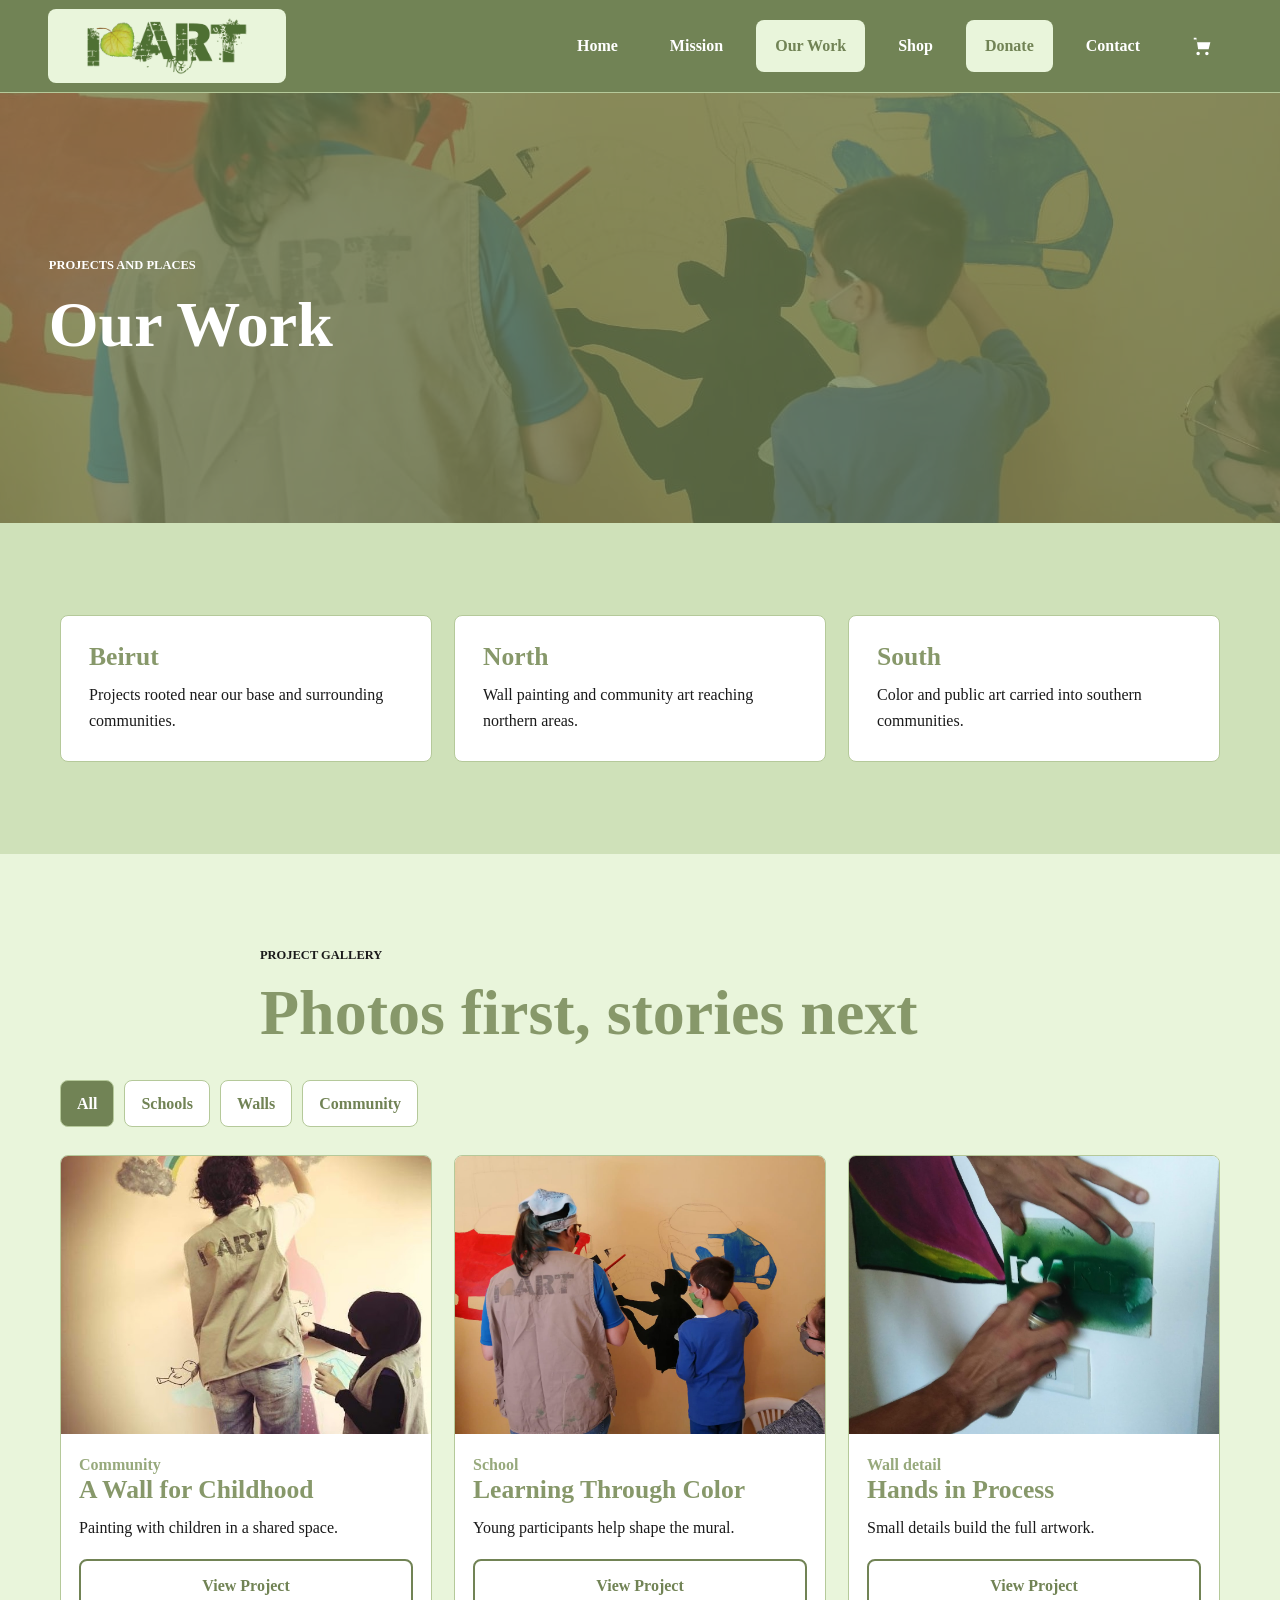
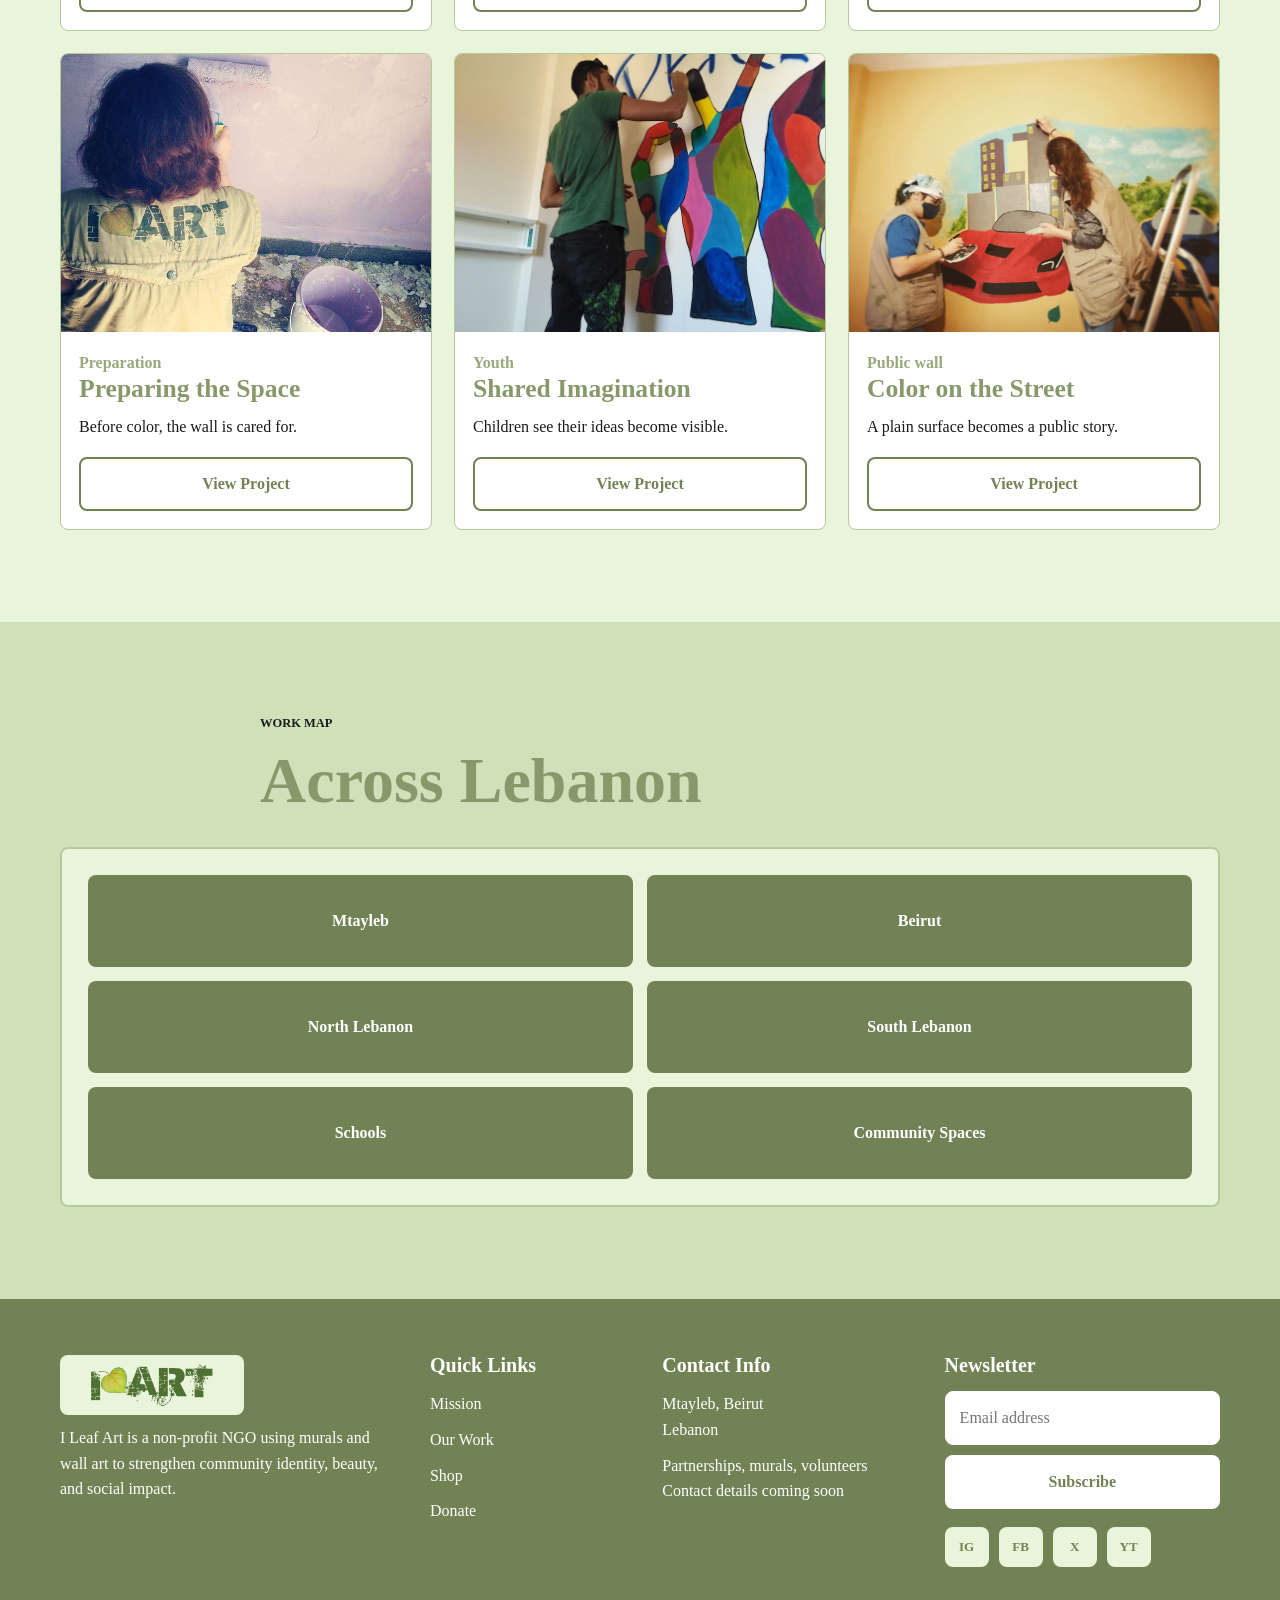
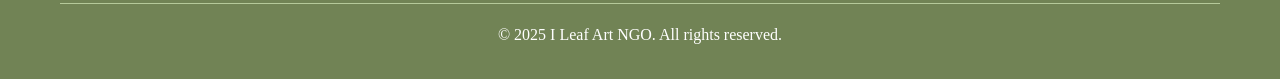
<file: our-work.html>
<!DOCTYPE html>
<html lang="en">
<head>
  <meta charset="UTF-8">
  <meta name="viewport" content="width=device-width, initial-scale=1.0">
  <meta name="description" content="Explore I Leaf Art mural projects, cities reached, and community testimonials.">
  <title>Our Work | I Leaf Art NGO</title>
  <link rel="stylesheet" href="style.css">
</head>
<body>
  <header class="site-header"><nav class="navbar" aria-label="Primary navigation"><a class="brand" href="index.html" aria-label="I Leaf Art home"><img class="brand-wordmark" src="assets/i-leaf-art-wordmark.png" alt="I Leaf Art"></a><button class="nav-toggle" type="button" aria-label="Open navigation" aria-expanded="false"><span></span><span></span><span></span></button><div class="nav-links" data-nav-menu><a href="index.html">Home</a><a href="mission.html">Mission</a><a class="active" href="our-work.html">Our Work</a><a href="shop.html">Shop</a><a class="nav-donate" href="donate.html">Donate</a><a href="contact.html">Contact</a><a class="cart-link" href="shop.html" aria-label="View cart"><svg viewBox="0 0 24 24" aria-hidden="true"><path d="M7 18a2 2 0 1 0 0 4 2 2 0 0 0 0-4Zm10 0a2 2 0 1 0 0 4 2 2 0 0 0 0-4ZM5.2 4l.5 3H21l-2 8H7L5 2H2v2h3.2Z"/></svg></a></div></nav></header>
  <main>
    <section class="page-hero"><img src="assets/photos/photo-10.jpg" alt="I Leaf Art community mural painting session"><div class="hero-shade"></div><div class="container reveal"><p class="eyebrow">Projects and places</p><h1>Our Work</h1></div></section>
    <section class="section impact-band"><div class="container stats-grid"><article class="stat-card reveal"><h2>Beirut</h2><p>Projects rooted near our base and surrounding communities.</p></article><article class="stat-card reveal"><h2>North</h2><p>Wall painting and community art reaching northern areas.</p></article><article class="stat-card reveal"><h2>South</h2><p>Color and public art carried into southern communities.</p></article></div></section>
    <section class="section"><div class="container section-heading reveal"><p class="eyebrow">Project gallery</p><h2>Photos first, stories next</h2></div><div class="container filter-bar reveal" role="group" aria-label="Filter mural projects"><button class="filter-button active" type="button" data-filter="all">All</button><button class="filter-button" type="button" data-filter="school">Schools</button><button class="filter-button" type="button" data-filter="street">Walls</button><button class="filter-button" type="button" data-filter="community">Community</button></div><div class="container project-grid"><article class="project-card reveal" data-category="community"><img src="assets/photos/photo-01.jpg" alt="I Leaf Art artist painting with child"><div><span>Community</span><h3>A Wall for Childhood</h3><p>Painting with children in a shared space.</p><a class="button button-outline" href="#">View Project</a></div></article><article class="project-card reveal" data-category="school"><img src="assets/photos/photo-10.jpg" alt="School mural workshop"><div><span>School</span><h3>Learning Through Color</h3><p>Young participants help shape the mural.</p><a class="button button-outline" href="#">View Project</a></div></article><article class="project-card reveal" data-category="street"><img src="assets/photos/photo-03.jpg" alt="Stencil painting"><div><span>Wall detail</span><h3>Hands in Process</h3><p>Small details build the full artwork.</p><a class="button button-outline" href="#">View Project</a></div></article><article class="project-card reveal" data-category="community"><img src="assets/photos/photo-07.jpg" alt="Wall preparation"><div><span>Preparation</span><h3>Preparing the Space</h3><p>Before color, the wall is cared for.</p><a class="button button-outline" href="#">View Project</a></div></article><article class="project-card reveal" data-category="school"><img src="assets/photos/photo-04.jpg" alt="Mural detail"><div><span>Youth</span><h3>Shared Imagination</h3><p>Children see their ideas become visible.</p><a class="button button-outline" href="#">View Project</a></div></article><article class="project-card reveal" data-category="street"><img src="assets/photos/photo-11.jpg" alt="Mural process"><div><span>Public wall</span><h3>Color on the Street</h3><p>A plain surface becomes a public story.</p><a class="button button-outline" href="#">View Project</a></div></article></div></section>
    <section class="section light-section"><div class="container section-heading reveal"><p class="eyebrow">Work map</p><h2>Across Lebanon</h2></div><div class="container map-placeholder reveal" role="img" aria-label="Areas I Leaf Art works in"><span>Mtayleb</span><span>Beirut</span><span>North Lebanon</span><span>South Lebanon</span><span>Schools</span><span>Community Spaces</span></div></section>
  </main>
<footer class="site-footer"><div class="container footer-grid"><div><a class="footer-brand" href="index.html"><img class="footer-wordmark" src="assets/i-leaf-art-wordmark.png" alt="I Leaf Art"></a><p>I Leaf Art is a non-profit NGO using murals and wall art to strengthen community identity, beauty, and social impact.</p></div><div><h2>Quick Links</h2><a href="mission.html">Mission</a><a href="our-work.html">Our Work</a><a href="shop.html">Shop</a><a href="donate.html">Donate</a></div><div><h2>Contact Info</h2><p>Mtayleb, Beirut<br>Lebanon</p><p>Partnerships, murals, volunteers<br>Contact details coming soon</p></div><div><h2>Newsletter</h2><form class="newsletter-form"><label class="sr-only" for="footer-email">Email address</label><input id="footer-email" type="email" placeholder="Email address"><button class="button button-light" type="button">Subscribe</button></form><div class="social-row" aria-label="Social links"><a href="#" aria-label="Instagram">IG</a><a href="#" aria-label="Facebook">FB</a><a href="#" aria-label="X">X</a><a href="#" aria-label="YouTube">YT</a></div></div></div><p class="copyright">&copy; 2025 I Leaf Art NGO. All rights reserved.</p></footer>
  <script src="main.js"></script>
</body>
</html>
</file>
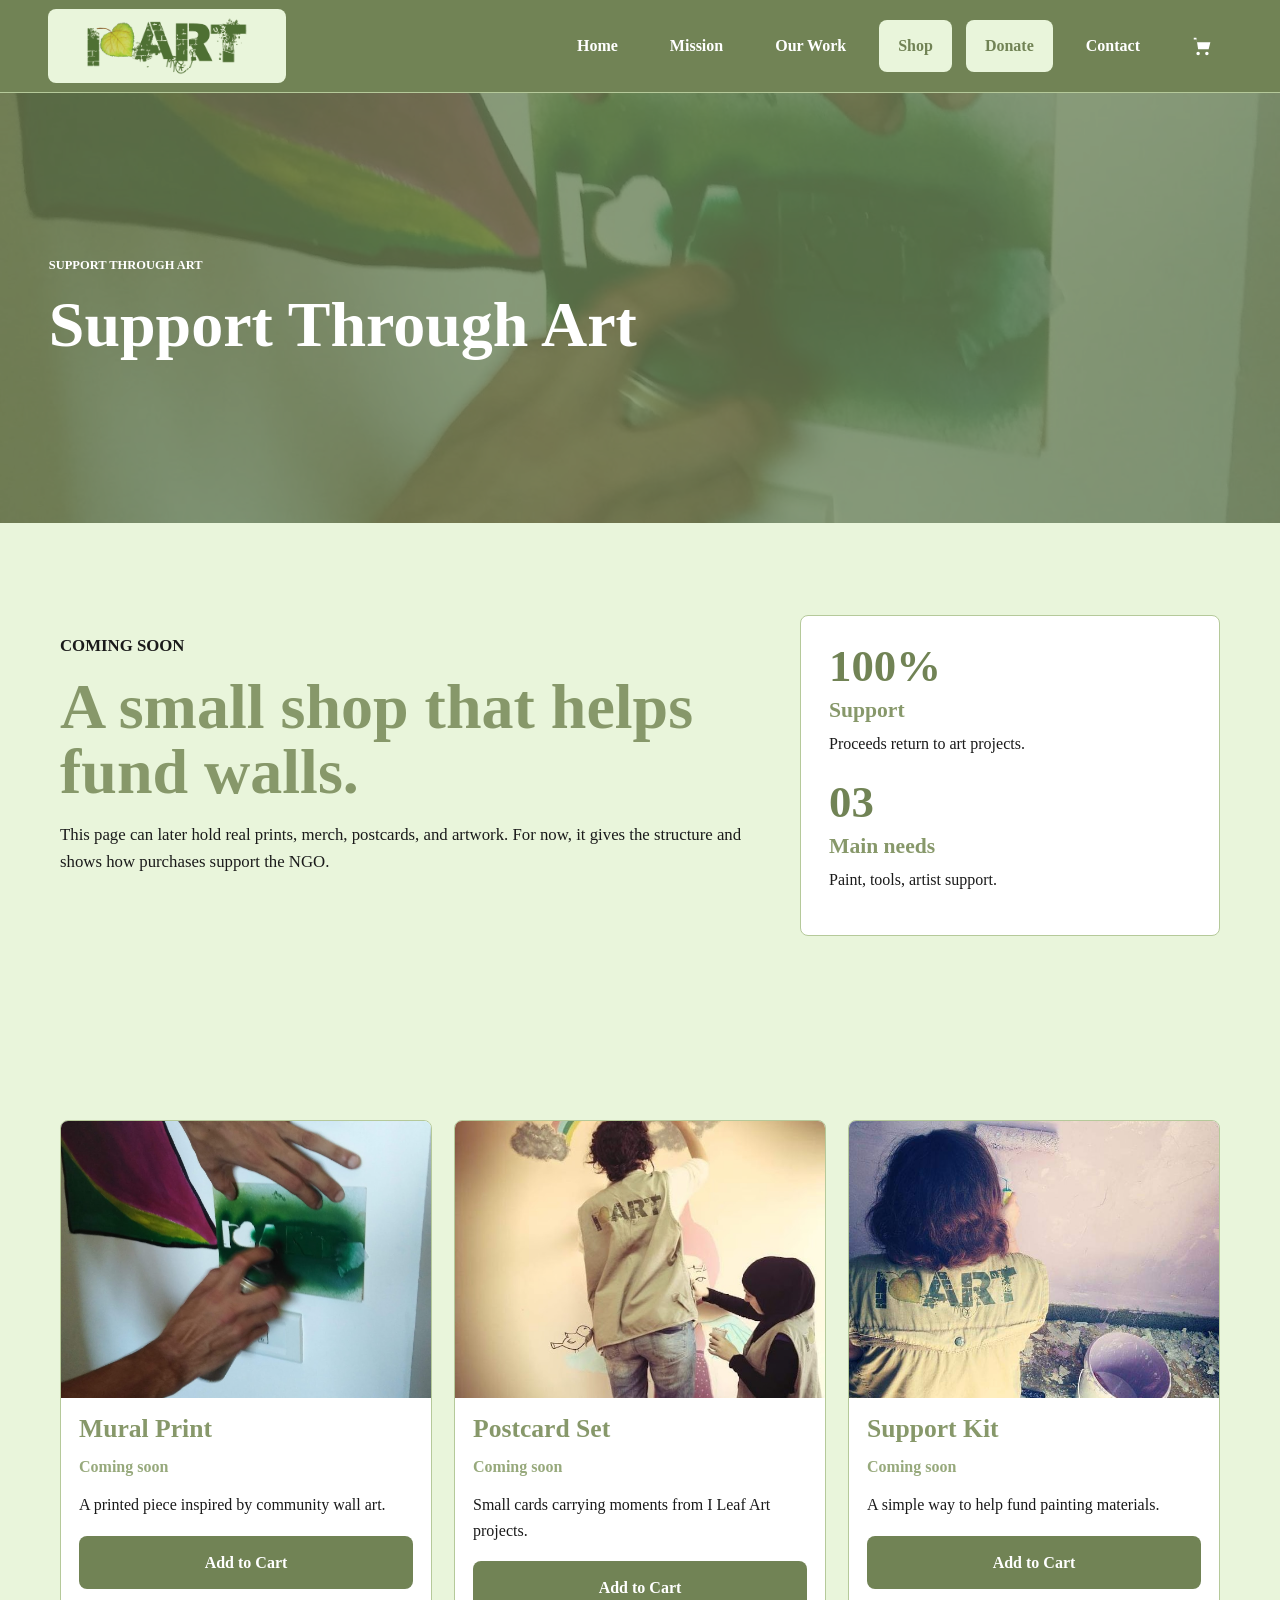
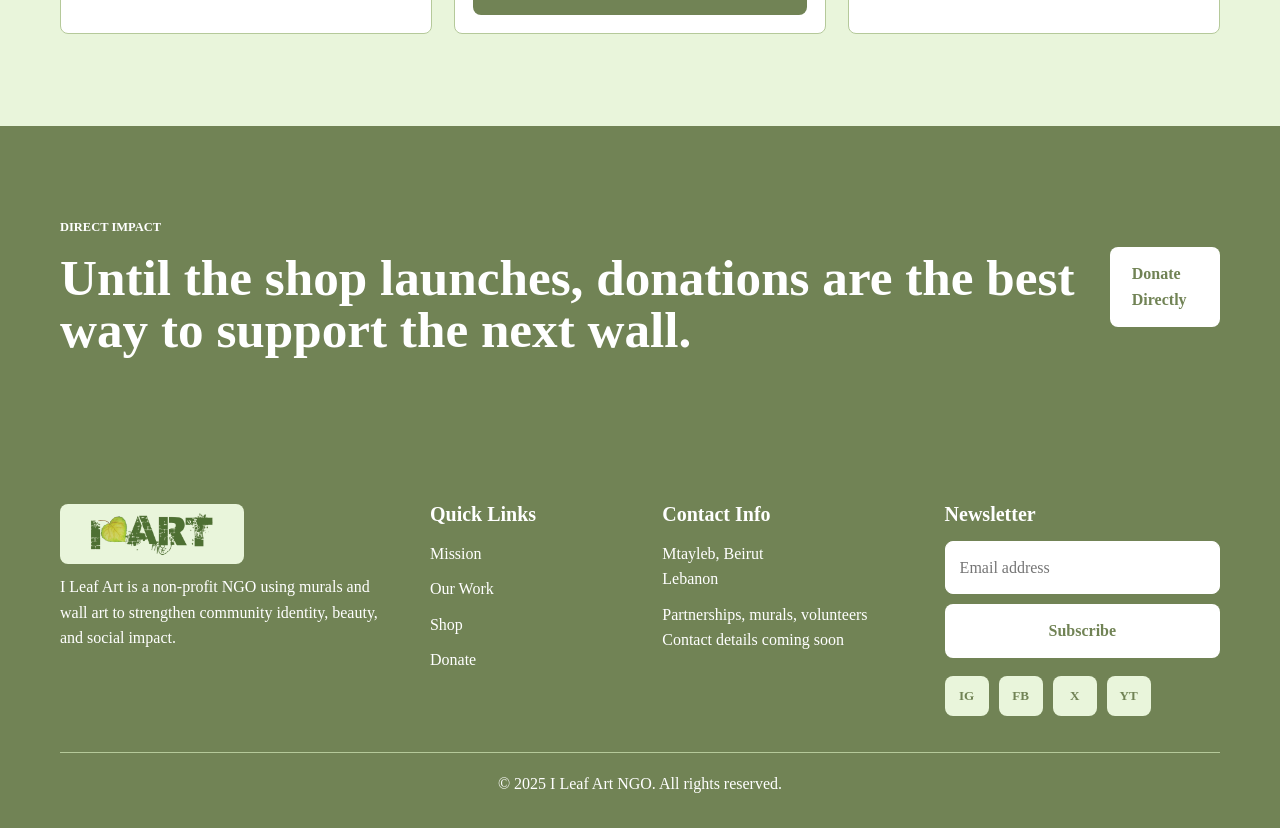
<file: shop.html>
<!DOCTYPE html>
<html lang="en">
<head>
  <meta charset="UTF-8">
  <meta name="viewport" content="width=device-width, initial-scale=1.0">
  <meta name="description" content="Shop I Leaf Art prints, tote bags, postcards, stickers, sketches, and merch supporting community mural programs.">
  <title>Shop | I Leaf Art NGO</title>
  <link rel="stylesheet" href="style.css">
</head>
<body>
  <header class="site-header"><nav class="navbar" aria-label="Primary navigation"><a class="brand" href="index.html" aria-label="I Leaf Art home"><img class="brand-wordmark" src="assets/i-leaf-art-wordmark.png" alt="I Leaf Art"></a><button class="nav-toggle" type="button" aria-label="Open navigation" aria-expanded="false"><span></span><span></span><span></span></button><div class="nav-links" data-nav-menu><a href="index.html">Home</a><a href="mission.html">Mission</a><a href="our-work.html">Our Work</a><a class="active" href="shop.html">Shop</a><a class="nav-donate" href="donate.html">Donate</a><a href="contact.html">Contact</a><a class="cart-link" href="shop.html" aria-label="View cart"><svg viewBox="0 0 24 24" aria-hidden="true"><path d="M7 18a2 2 0 1 0 0 4 2 2 0 0 0 0-4Zm10 0a2 2 0 1 0 0 4 2 2 0 0 0 0-4ZM5.2 4l.5 3H21l-2 8H7L5 2H2v2h3.2Z"/></svg></a></div></nav></header>
  <main>
    <section class="page-hero"><img src="assets/photos/photo-03.jpg" alt="I Leaf Art stencil and mural painting detail"><div class="hero-shade"></div><div class="container reveal"><p class="eyebrow">Support through art</p><h1>Support Through Art</h1></div></section>
    <section class="section page-intro-section"><div class="container page-intro-grid"><div class="copy-block reveal"><p class="eyebrow">Coming soon</p><h2>A small shop that helps fund walls.</h2><p>This page can later hold real prints, merch, postcards, and artwork. For now, it gives the structure and shows how purchases support the NGO.</p></div><div class="number-panel reveal"><span>100%</span><h3>Support</h3><p>Proceeds return to art projects.</p><span>03</span><h3>Main needs</h3><p>Paint, tools, artist support.</p></div></div></section>
    <section class="section"><div class="container product-grid"><article class="product-card reveal"><img src="assets/photos/photo-03.jpg" alt="Mural-inspired print"><div><h3>Mural Print</h3><p class="price">Coming soon</p><p>A printed piece inspired by community wall art.</p><button class="button button-dark" type="button">Add to Cart</button></div></article><article class="product-card reveal"><img src="assets/photos/photo-01.jpg" alt="Workshop postcard set"><div><h3>Postcard Set</h3><p class="price">Coming soon</p><p>Small cards carrying moments from I Leaf Art projects.</p><button class="button button-dark" type="button">Add to Cart</button></div></article><article class="product-card reveal"><img src="assets/photos/photo-07.jpg" alt="Support kit"><div><h3>Support Kit</h3><p class="price">Coming soon</p><p>A simple way to help fund painting materials.</p><button class="button button-dark" type="button">Add to Cart</button></div></article></div></section>
    <section class="section donate-banner"><div class="container banner-inner reveal"><div><p class="eyebrow">Direct impact</p><h2>Until the shop launches, donations are the best way to support the next wall.</h2></div><a class="button button-light" href="donate.html">Donate Directly</a></div></section>
  </main>
<footer class="site-footer"><div class="container footer-grid"><div><a class="footer-brand" href="index.html"><img class="footer-wordmark" src="assets/i-leaf-art-wordmark.png" alt="I Leaf Art"></a><p>I Leaf Art is a non-profit NGO using murals and wall art to strengthen community identity, beauty, and social impact.</p></div><div><h2>Quick Links</h2><a href="mission.html">Mission</a><a href="our-work.html">Our Work</a><a href="shop.html">Shop</a><a href="donate.html">Donate</a></div><div><h2>Contact Info</h2><p>Mtayleb, Beirut<br>Lebanon</p><p>Partnerships, murals, volunteers<br>Contact details coming soon</p></div><div><h2>Newsletter</h2><form class="newsletter-form"><label class="sr-only" for="footer-email">Email address</label><input id="footer-email" type="email" placeholder="Email address"><button class="button button-light" type="button">Subscribe</button></form><div class="social-row" aria-label="Social links"><a href="#" aria-label="Instagram">IG</a><a href="#" aria-label="Facebook">FB</a><a href="#" aria-label="X">X</a><a href="#" aria-label="YouTube">YT</a></div></div></div><p class="copyright">&copy; 2025 I Leaf Art NGO. All rights reserved.</p></footer>
  <script src="main.js"></script>
</body>
</html>
</file>
<file: style.css>
:root {
  --lightest: #E9F5DB;
  --light: #CFE1B9;
  --mid: #B5C99A;
  --mid-dark: #97A97C;
  --dark: #87986A;
  --deep: #718355;
  --white: #FFFFFF;
  --charcoal: #1A1A1A;
  --radius: 8px;
}

* {
  box-sizing: border-box;
}

html {
  scroll-behavior: smooth;
}

body {
  margin: 0;
  background: var(--lightest);
  color: var(--charcoal);
  font-family: "Times New Roman", Times, serif;
  line-height: 1.6;
}

img {
  display: block;
  max-width: 100%;
  object-fit: cover;
}

a {
  color: inherit;
  text-decoration: none;
}

button,
input,
select,
textarea {
  font: inherit;
}

h1,
h2,
h3 {
  color: var(--dark);
  font-family: "Times New Roman", Times, serif;
  line-height: 1.02;
  margin: 0;
}

p {
  margin: 0;
}

.container {
  width: min(1160px, calc(100% - 40px));
  margin: 0 auto;
}

.site-header {
  background: var(--deep);
  color: var(--white);
  position: sticky;
  top: 0;
  z-index: 50;
}

.navbar {
  align-items: center;
  display: flex;
  justify-content: space-between;
  min-height: 76px;
  padding: 0 40px;
}

.brand,
.footer-brand {
  align-items: center;
  display: inline-flex;
  font-family: "Times New Roman", Times, serif;
  font-size: 1.65rem;
  font-weight: 800;
  gap: 12px;
}

.brand-logo {
  height: 54px;
  object-fit: contain;
  width: 46px;
}

.footer-logo {
  height: 46px;
  object-fit: contain;
  width: 40px;
}

.nav-links {
  align-items: center;
  display: flex;
  gap: 8px;
}

.nav-links a {
  border: 1px solid transparent;
  border-radius: var(--radius);
  color: var(--white);
  font-weight: 700;
  padding: 10px 13px;
}

.nav-links a:hover,
.nav-links a.active {
  background: var(--light);
  color: var(--charcoal);
}

.nav-links .nav-donate {
  background: var(--lightest);
  color: var(--deep);
}

.cart-link svg {
  fill: currentColor;
  height: 21px;
  width: 21px;
}

.nav-toggle {
  background: var(--lightest);
  border: 0;
  border-radius: var(--radius);
  display: none;
  height: 44px;
  padding: 10px;
  width: 48px;
}

.nav-toggle span {
  background: var(--deep);
  display: block;
  height: 3px;
  margin: 5px 0;
  width: 100%;
}

.hero,
.page-hero {
  min-height: calc(100vh - 76px);
  overflow: hidden;
  position: relative;
}

.page-hero {
  min-height: 430px;
}

.hero > img,
.page-hero > img {
  height: 100%;
  inset: 0;
  position: absolute;
  width: 100%;
}

.hero-shade {
  background: var(--deep);
  height: 100%;
  inset: 0;
  opacity: .76;
  position: absolute;
  width: 100%;
}

.hero-content,
.page-hero .container {
  color: var(--white);
  left: 50%;
  position: absolute;
  top: 50%;
  transform: translate(-50%, -50%);
  width: min(1160px, calc(100% - 40px));
  z-index: 2;
}

.home-hero .hero-content {
  max-width: 850px;
}

.hero h1,
.page-hero h1 {
  color: var(--white);
  font-size: clamp(4.5rem, 9vw, 7.8rem);
  max-width: 980px;
}

.page-hero h1 {
  font-size: clamp(3rem, 6vw, 5.25rem);
  max-width: min(100%, 900px);
}

.hero p:not(.eyebrow) {
  font-size: clamp(1.1rem, 2vw, 1.35rem);
  margin-top: 24px;
  max-width: 700px;
}

.eyebrow {
  color: inherit;
  font-size: .78rem;
  font-weight: 800;
  letter-spacing: 0;
  margin-bottom: 14px;
  text-transform: uppercase;
}

.hero-actions {
  display: flex;
  flex-wrap: wrap;
  gap: 14px;
  margin-top: 34px;
}

.button {
  align-items: center;
  border: 2px solid transparent;
  border-radius: var(--radius);
  cursor: pointer;
  display: inline-flex;
  font-weight: 800;
  justify-content: center;
  min-height: 48px;
  padding: 12px 20px;
  transition: transform .2s ease, background .2s ease, color .2s ease, border-color .2s ease;
}

.button:hover {
  transform: translateY(-2px);
}

.button-light {
  background: var(--white);
  color: var(--deep);
}

.button-light:hover {
  background: var(--light);
  color: var(--charcoal);
}

.button-dark {
  background: var(--deep);
  color: var(--white);
}

.button-dark:hover {
  background: var(--dark);
}

.button-outline {
  border-color: var(--deep);
  color: var(--deep);
}

.button-outline:hover {
  background: var(--deep);
  color: var(--white);
}

.section {
  padding: 92px 0;
}

.light-section,
.impact-band {
  background: var(--light);
}

.section-heading {
  margin-bottom: 34px;
  max-width: 760px;
}

.section-heading h2,
.copy-block h2 {
  font-size: clamp(2.35rem, 5vw, 4.25rem);
}

.copy-block p {
  font-size: 1.05rem;
  margin-top: 18px;
}

.narrow {
  max-width: 880px;
}

.stats-grid,
.card-grid,
.product-grid,
.project-grid,
.team-grid,
.testimonial-grid,
.donation-grid {
  display: grid;
  gap: 22px;
}

.stats-grid,
.card-grid.three,
.testimonial-grid,
.donation-grid {
  grid-template-columns: repeat(3, 1fr);
}

.stat-card,
.info-card,
.quote-card,
.donation-card,
.contact-panel {
  background: var(--white);
  border: 1px solid var(--mid);
  border-radius: var(--radius);
  padding: 28px;
  transition: transform .2s ease, border-color .2s ease;
}

.stat-card:hover,
.info-card:hover,
.project-card:hover,
.product-card:hover,
.team-card:hover,
.quote-card:hover,
.donation-card:hover {
  border-color: var(--deep);
  transform: translateY(-4px);
}

.stat-card h2,
.info-card h3,
.project-card h3,
.product-card h3,
.team-card h3,
.donation-card h3 {
  font-size: 1.6rem;
}

.stat-card p,
.info-card p,
.project-card p,
.product-card p,
.quote-card,
.donation-card p {
  margin-top: 12px;
}

.icon-circle {
  align-items: center;
  background: var(--light);
  border-radius: var(--radius);
  color: var(--deep);
  display: flex;
  height: 54px;
  justify-content: center;
  margin-bottom: 20px;
  width: 54px;
}

.icon-circle svg {
  fill: currentColor;
  height: 28px;
  width: 28px;
}

.mural-strip {
  display: grid;
  gap: 20px;
  grid-template-columns: repeat(3, 1fr);
}

.mural-tile {
  border-radius: var(--radius);
  min-height: 440px;
  overflow: hidden;
  position: relative;
}

.mural-tile img {
  height: 100%;
  position: absolute;
  transition: transform .3s ease;
  width: 100%;
}

.mural-tile span {
  background: var(--deep);
  bottom: 18px;
  color: var(--white);
  font-family: "Times New Roman", Times, serif;
  font-size: 1.6rem;
  font-weight: 800;
  left: 18px;
  padding: 12px 14px;
  position: absolute;
  right: 18px;
}

.mural-tile:hover img {
  transform: scale(1.05);
}

.split-layout {
  align-items: center;
  display: grid;
  gap: 50px;
  grid-template-columns: 1fr 1fr;
}

.image-panel {
  border-radius: var(--radius);
  overflow: hidden;
}

.image-panel img {
  aspect-ratio: 4 / 5;
  width: 100%;
}

.donate-banner {
  background: var(--deep);
  color: var(--white);
}

.donate-banner h2 {
  color: var(--white);
  font-size: clamp(2rem, 4vw, 3.6rem);
}

.banner-inner {
  align-items: center;
  display: flex;
  gap: 30px;
  justify-content: space-between;
}

.timeline {
  border-left: 3px solid var(--mid);
}

.timeline-item {
  padding: 0 0 34px 28px;
  position: relative;
}

.timeline-item::before {
  background: var(--deep);
  border: 5px solid var(--lightest);
  border-radius: 50%;
  content: "";
  height: 18px;
  left: -11px;
  position: absolute;
  top: 4px;
  width: 18px;
}

.timeline-item span,
.project-card span,
.price {
  color: var(--mid-dark);
  font-weight: 800;
}

.team-grid,
.product-grid,
.project-grid {
  grid-template-columns: repeat(3, 1fr);
}

.team-card,
.product-card,
.project-card {
  background: var(--white);
  border: 1px solid var(--mid);
  border-radius: var(--radius);
  overflow: hidden;
  transition: transform .2s ease, border-color .2s ease;
}

.team-card img,
.product-card img,
.project-card img {
  aspect-ratio: 4 / 3;
  width: 100%;
}

.team-card h3,
.team-card p,
.product-card div,
.project-card div {
  padding: 18px;
}

.team-card p {
  color: var(--mid-dark);
  font-weight: 700;
  padding-top: 0;
}

.product-card .button,
.project-card .button {
  margin-top: 18px;
  width: 100%;
}

.filter-bar {
  display: flex;
  flex-wrap: wrap;
  gap: 10px;
  margin-bottom: 28px;
}

.filter-button {
  background: var(--white);
  border: 1px solid var(--mid);
  border-radius: var(--radius);
  color: var(--deep);
  cursor: pointer;
  font-weight: 800;
  padding: 10px 16px;
}

.filter-button.active,
.filter-button:hover {
  background: var(--deep);
  color: var(--white);
}

.project-card.hidden {
  display: none;
}

.map-placeholder {
  background: var(--lightest);
  border: 2px solid var(--mid);
  border-radius: var(--radius);
  display: grid;
  gap: 14px;
  grid-template-columns: repeat(2, 1fr);
  min-height: 360px;
  padding: 26px;
}

.map-placeholder span {
  align-items: center;
  background: var(--deep);
  border-radius: var(--radius);
  color: var(--white);
  display: flex;
  font-weight: 800;
  justify-content: center;
  min-height: 72px;
}

.quote-card blockquote {
  margin: 0;
}

.quote-card figcaption {
  color: var(--mid-dark);
  font-weight: 800;
  margin-top: 18px;
}

.donation-card span {
  color: var(--deep);
  display: block;
  font-family: "Times New Roman", Times, serif;
  font-size: 3.4rem;
  font-weight: 800;
  margin-bottom: 10px;
}

.donation-card.featured {
  background: var(--deep);
  color: var(--white);
}

.donation-card.featured h3,
.donation-card.featured span {
  color: var(--white);
}

.donation-card .button {
  margin-top: 24px;
  width: 100%;
}

.custom-amount {
  background: var(--white);
  border: 1px solid var(--mid);
  border-radius: var(--radius);
  margin-top: 24px;
  padding: 24px;
}

.custom-amount label,
.contact-form label {
  color: var(--deep);
  display: block;
  font-weight: 800;
  margin-bottom: 8px;
}

.custom-amount div {
  display: flex;
  gap: 12px;
}

input,
select,
textarea {
  background: var(--white);
  border: 1px solid var(--mid);
  border-radius: var(--radius);
  color: var(--charcoal);
  padding: 13px 14px;
  width: 100%;
}

input:focus,
select:focus,
textarea:focus {
  border-color: var(--deep);
  outline: 3px solid var(--light);
}

.trust-row {
  display: flex;
  flex-wrap: wrap;
  gap: 14px;
  justify-content: center;
}

.trust-row span {
  background: var(--light);
  border: 1px solid var(--mid);
  border-radius: var(--radius);
  color: var(--deep);
  font-weight: 800;
  padding: 14px 22px;
}

.contact-layout {
  align-items: start;
  display: grid;
  gap: 34px;
  grid-template-columns: 1.15fr .85fr;
}

.contact-form {
  background: var(--white);
  border: 1px solid var(--mid);
  border-radius: var(--radius);
  display: grid;
  gap: 18px;
  padding: 30px;
}

.contact-panel h2 {
  font-size: 2.2rem;
  margin-bottom: 18px;
}

.contact-panel p {
  margin-bottom: 18px;
}

.contact-map {
  grid-template-columns: 1fr;
  margin-top: 22px;
  min-height: 230px;
}

.site-footer {
  background: var(--deep);
  color: var(--white);
  padding: 56px 0 22px;
}

.footer-grid {
  display: grid;
  gap: 32px;
  grid-template-columns: 1.35fr .8fr 1fr 1.1fr;
}

.site-footer h2 {
  color: var(--white);
  font-size: 1.25rem;
  margin-bottom: 16px;
}

.site-footer p,
.site-footer a {
  display: block;
  margin-bottom: 10px;
}

.newsletter-form {
  display: grid;
  gap: 10px;
}

.newsletter-form input {
  border-color: var(--white);
}

.social-row {
  display: flex;
  gap: 10px;
  margin-top: 18px;
}

.social-row a {
  align-items: center;
  background: var(--lightest);
  border-radius: var(--radius);
  color: var(--deep);
  display: flex;
  font-size: .82rem;
  font-weight: 900;
  height: 40px;
  justify-content: center;
  margin: 0;
  width: 44px;
}

.contact-social a {
  background: var(--deep);
  color: var(--white);
}

.copyright {
  border-top: 1px solid var(--mid);
  margin: 36px auto 0;
  padding-top: 18px;
  text-align: center;
  width: min(1160px, calc(100% - 40px));
}

.sr-only {
  height: 1px;
  margin: -1px;
  overflow: hidden;
  position: absolute;
  width: 1px;
}

.reveal {
  opacity: 0;
  transform: translateY(24px);
  transition: opacity .7s ease, transform .7s ease;
}

.reveal.is-visible {
  opacity: 1;
  transform: translateY(0);
}

@media (max-width: 980px) {
  .navbar {
    padding: 0 20px;
  }

  .nav-toggle {
    display: block;
  }

  .nav-links {
    background: var(--deep);
    display: none;
    left: 0;
    padding: 12px 20px 22px;
    position: absolute;
    right: 0;
    top: 76px;
  }

  .nav-links.open {
    display: grid;
  }

  .nav-links a {
    width: 100%;
  }

  .brand-logo {
    height: 48px;
    width: 42px;
  }

  .stats-grid,
  .card-grid.three,
  .testimonial-grid,
  .donation-grid,
  .team-grid,
  .product-grid,
  .project-grid,
  .mural-strip,
  .split-layout,
  .contact-layout,
  .footer-grid {
    grid-template-columns: 1fr 1fr;
  }

  .split-layout,
  .contact-layout {
    align-items: start;
  }

  .banner-inner {
    align-items: flex-start;
    flex-direction: column;
  }
}

@media (max-width: 680px) {
  .container {
    width: min(100% - 28px, 1160px);
  }

  .hero,
  .page-hero {
    min-height: 620px;
  }

  .page-hero {
    min-height: 360px;
  }

  .hero h1,
  .page-hero h1 {
    font-size: clamp(2.6rem, 12vw, 4.2rem);
  }

  .section {
    padding: 64px 0;
  }

  .stats-grid,
  .card-grid.three,
  .testimonial-grid,
  .donation-grid,
  .team-grid,
  .product-grid,
  .project-grid,
  .mural-strip,
  .split-layout,
  .contact-layout,
  .footer-grid {
    grid-template-columns: 1fr;
  }

  .mural-tile {
    min-height: 340px;
  }

  .custom-amount div {
    flex-direction: column;
  }
}


.home-intro-section { background: var(--lightest); }
.home-intro { max-width: 940px; }
.home-intro h2 { font-size: clamp(2.5rem, 5vw, 4.5rem); }
.home-intro p:not(.eyebrow) { font-size: 1.15rem; margin-top: 22px; max-width: 820px; }
.card-grid.four, .process-grid { display: grid; gap: 22px; grid-template-columns: repeat(4, 1fr); }
.home-program-grid .info-card { min-height: 260px; }
.story-strip .mural-tile span { font-size: 1.45rem; }
.process-section { background: var(--light); }
.process-step { background: var(--white); border: 1px solid var(--mid); border-radius: var(--radius); padding: 28px; transition: transform .2s ease, border-color .2s ease; }
.process-step:hover { border-color: var(--deep); transform: translateY(-4px); }
.process-step span { color: var(--mid-dark); display: block; font-weight: 900; margin-bottom: 16px; }
.process-step h3 { font-size: 1.55rem; }
.process-step p { margin-top: 12px; }
.partner-callout-section { background: var(--lightest); }
.partner-callout { align-items: center; background: var(--white); border: 1px solid var(--mid); border-radius: var(--radius); display: grid; gap: 32px; grid-template-columns: 1.35fr .65fr; padding: 38px; }
.partner-callout h2 { font-size: clamp(2rem, 4vw, 3.4rem); }
.partner-callout p:not(.eyebrow) { margin-top: 18px; }
.partner-actions { display: grid; gap: 12px; }
@media (max-width: 980px) { .card-grid.four, .process-grid, .partner-callout { grid-template-columns: 1fr 1fr; } }
@media (max-width: 680px) { .card-grid.four, .process-grid, .partner-callout { grid-template-columns: 1fr; } .partner-callout { padding: 26px; } }


.page-intro-section { background: var(--lightest); }
.page-intro-grid { align-items: start; display: grid; gap: 40px; grid-template-columns: 1.25fr .75fr; }
.number-panel { background: var(--white); border: 1px solid var(--mid); border-radius: var(--radius); display: grid; gap: 10px; padding: 28px; }
.number-panel span { color: var(--deep); font-family: "Times New Roman", Times, serif; font-size: 2.8rem; font-weight: 800; line-height: 1; }
.number-panel h3 { font-size: 1.35rem; }
.number-panel p { margin-bottom: 14px; }
.photo-feature-grid { display: grid; gap: 18px; grid-template-columns: repeat(3, 1fr); }
.photo-feature-grid img { aspect-ratio: 4 / 3; border-radius: var(--radius); height: 100%; width: 100%; }
@media (max-width: 980px) { .page-intro-grid, .photo-feature-grid { grid-template-columns: 1fr 1fr; } }
@media (max-width: 680px) { .page-intro-grid, .photo-feature-grid { grid-template-columns: 1fr; } }


.home-hero {
  min-height: 720px;
}

.home-hero > img {
  object-position: center center;
}

.home-hero .hero-content {
  left: 50%;
  max-width: 1040px;
  padding: 40px 0;
  top: 52%;
  width: min(1040px, calc(100% - 56px));
}

.home-hero h1 {
  font-size: clamp(3.6rem, 6.5vw, 6.4rem);
  line-height: 1.03;
  max-width: 900px;
  overflow-wrap: normal;
}

.home-hero p:not(.eyebrow) {
  max-width: 760px;
}

@media (max-width: 980px) {
  .home-hero {
    min-height: 680px;
  }

  .home-hero .hero-content {
    top: 52%;
    width: min(100% - 40px, 760px);
  }

  .home-hero h1 {
    font-size: clamp(3rem, 10vw, 5rem);
    max-width: 720px;
  }
}

@media (max-width: 680px) {
  .home-hero {
    min-height: 660px;
  }

  .home-hero .hero-content {
    top: 50%;
    width: min(100% - 28px, 520px);
  }

  .home-hero h1 {
    font-size: clamp(2.8rem, 13vw, 4.15rem);
    max-width: 100%;
  }

  .home-hero p:not(.eyebrow) {
    font-size: 1.02rem;
  }
}


/* Home hero alignment fix */
.home-hero .hero-content {
  max-width: 820px;
  width: min(820px, calc(100% - 56px));
}

.home-hero h1 {
  font-size: clamp(3.2rem, 5.5vw, 5.7rem);
  line-height: .98;
  max-width: 820px;
}

.home-hero p:not(.eyebrow) {
  font-size: clamp(1.05rem, 1.6vw, 1.25rem);
  max-width: 720px;
}

@media (max-width: 680px) {
  .home-hero .hero-content {
    width: min(100% - 28px, 460px);
  }

  .home-hero h1 {
    font-size: clamp(2.7rem, 12vw, 3.8rem);
  }
}


/* Home hero vertical fit fix */
.home-hero {
  min-height: calc(100vh - 76px);
}

.home-hero .hero-content {
  top: 46%;
  transform: translate(-50%, -46%);
}

.home-hero h1 {
  font-size: clamp(3rem, 4.8vw, 5rem);
  line-height: .98;
  margin: 0;
}

.home-hero p:not(.eyebrow) {
  font-size: clamp(1rem, 1.35vw, 1.18rem);
  line-height: 1.45;
  margin-top: 20px;
  max-width: 680px;
}

.home-hero .hero-actions {
  margin-top: 24px;
}

@media (max-width: 980px) {
  .home-hero .hero-content {
    top: 48%;
    transform: translate(-50%, -48%);
  }

  .home-hero h1 {
    font-size: clamp(2.8rem, 8vw, 4.6rem);
  }
}

@media (max-width: 680px) {
  .home-hero .hero-content {
    top: 50%;
    transform: translate(-50%, -50%);
  }

  .home-hero h1 {
    font-size: clamp(2.4rem, 11vw, 3.45rem);
  }
}


/* Refined navigation and hero title */
.site-header {
  border-bottom: 1px solid var(--mid);
}

.navbar {
  min-height: 92px;
  padding: 0 48px;
}

.brand {
  font-family: "Times New Roman", Times, serif;
  font-size: 1.55rem;
  font-weight: 800;
}

.brand-logo {
  height: 64px;
  width: 56px;
}

.nav-links {
  gap: 14px;
}

.nav-links a {
  font-family: "Times New Roman", Times, serif;
  font-size: 1rem;
  font-weight: 700;
  padding: 12px 18px;
}

.nav-links a:hover,
.nav-links a.active,
.nav-links .nav-donate {
  background: var(--lightest);
  color: var(--deep);
}

.cart-link {
  align-items: center;
  display: flex;
  justify-content: center;
  min-height: 48px;
  min-width: 48px;
}

.home-hero h1 {
  font-family: "Times New Roman", Times, serif;
  font-size: clamp(3rem, 5vw, 5.4rem);
  font-weight: 800;
  line-height: 1.05;
  max-width: 1120px;
  white-space: nowrap;
}

.home-hero .hero-content {
  max-width: 1120px;
  top: 50%;
  transform: translate(-50%, -50%);
  width: min(1120px, calc(100% - 80px));
}

.home-hero .hero-actions {
  margin-top: 34px;
}

@media (max-width: 980px) {
  .navbar {
    min-height: 82px;
    padding: 0 22px;
  }

  .nav-links {
    top: 82px;
  }

  .brand-logo {
    height: 54px;
    width: 48px;
  }

  .home-hero h1 {
    font-size: clamp(2.8rem, 8vw, 4.8rem);
    white-space: normal;
  }

  .home-hero .hero-content {
    width: min(100% - 40px, 760px);
  }
}

@media (max-width: 680px) {
  .home-hero h1 {
    font-size: clamp(2.45rem, 11vw, 3.6rem);
  }
}


/* Official I Leaf Art wordmark */
.brand {
  background: var(--lightest);
  border-radius: var(--radius);
  padding: 8px 14px;
}

.brand-wordmark {
  display: block;
  height: 58px;
  object-fit: contain;
  width: 210px;
}

.footer-brand {
  background: var(--lightest);
  border-radius: var(--radius);
  margin-bottom: 16px;
  padding: 8px 12px;
  width: fit-content;
}

.footer-wordmark {
  display: block;
  height: 44px;
  object-fit: contain;
  width: 160px;
}

@media (max-width: 980px) {
  .brand-wordmark {
    height: 50px;
    width: 180px;
  }
}

@media (max-width: 680px) {
  .brand {
    padding: 7px 10px;
  }

  .brand-wordmark {
    height: 42px;
    width: 152px;
  }
}


/* Page hero alignment and animation repair */
.page-hero .container,
.page-hero .container.reveal,
.page-hero .container.reveal.is-visible {
  left: 46%;
  top: 50%;
  transform: translate(-50%, -50%);
  width: min(1080px, calc(100% - 80px));
}

.page-hero h1 {
  font-family: "Times New Roman", Times, serif;
  font-size: clamp(3rem, 5vw, 4.9rem);
  font-weight: 800;
  line-height: 1.08;
  max-width: 820px;
  white-space: normal;
}

.page-hero .eyebrow {
  font-family: "Times New Roman", Times, serif;
}

.home-hero .hero-content,
.home-hero .hero-content.reveal,
.home-hero .hero-content.reveal.is-visible {
  left: 46%;
  transform: translate(-50%, -50%);
}

.home-hero .hero-content.reveal {
  opacity: 1;
}

.home-hero .hero-content .eyebrow,
.home-hero .hero-content h1,
.home-hero .hero-content .hero-actions {
  opacity: 0;
  transform: translateY(22px);
}

.home-hero .hero-content.is-visible .eyebrow {
  animation: heroFadeUp .65s ease forwards;
}

.home-hero .hero-content.is-visible h1 {
  animation: heroFadeUp .75s ease .12s forwards;
}

.home-hero .hero-content.is-visible .hero-actions {
  animation: heroFadeUp .75s ease .24s forwards;
}

@keyframes heroFadeUp {
  from {
    opacity: 0;
    transform: translateY(22px);
  }
  to {
    opacity: 1;
    transform: translateY(0);
  }
}

@media (max-width: 980px) {
  .page-hero .container,
  .page-hero .container.reveal,
  .page-hero .container.reveal.is-visible,
  .home-hero .hero-content,
  .home-hero .hero-content.reveal,
  .home-hero .hero-content.reveal.is-visible {
    left: 50%;
    width: min(100% - 40px, 760px);
  }

  .page-hero h1 {
    font-size: clamp(2.8rem, 8vw, 4.4rem);
  }
}

@media (max-width: 680px) {
  .page-hero .container,
  .page-hero .container.reveal,
  .page-hero .container.reveal.is-visible,
  .home-hero .hero-content,
  .home-hero .hero-content.reveal,
  .home-hero .hero-content.reveal.is-visible {
    width: min(100% - 28px, 520px);
  }

  .page-hero h1 {
    font-size: clamp(2.45rem, 11vw, 3.55rem);
  }
}


/* Impact band stat number */
.stat-number {
  color: var(--deep);
  font-family: "Times New Roman", Times, serif;
  font-size: 3.2rem;
  font-weight: 800;
  line-height: 1;
  margin: 0 0 8px;
}

/* Why murals pull quote */
.pull-quote {
  border-left: 4px solid var(--deep);
  color: var(--deep);
  font-family: "Times New Roman", Times, serif;
  font-size: 1.25rem;
  font-style: italic;
  font-weight: 700;
  margin: 24px 0;
  padding: 0 0 0 20px;
}

/* Stories tile tag */
.mural-tile .tile-tag {
  background: var(--lightest);
  bottom: auto;
  color: var(--deep);
  font-size: 0.72rem;
  font-weight: 800;
  left: 18px;
  padding: 5px 10px;
  position: absolute;
  right: auto;
  text-transform: uppercase;
  top: 18px;
}

/* Process connector line */
@media (min-width: 681px) {
  .process-connected {
    position: relative;
  }

  .process-connected::before {
    border-top: 2px dashed var(--mid-dark);
    content: "";
    left: 10%;
    position: absolute;
    right: 10%;
    top: 42px;
    z-index: 0;
  }

  .process-connected .process-step {
    position: relative;
    z-index: 1;
  }
}

/* Intro facts panel */
.intro-facts {
  align-self: start;
  display: flex;
  flex-direction: column;
  gap: 0;
}

.intro-fact {
  border-left: 3px solid var(--mid);
  padding: 16px 0 16px 20px;
  transition: border-color .2s ease;
}

.intro-fact:hover {
  border-left-color: var(--deep);
}

.intro-fact span {
  color: var(--deep);
  display: block;
  font-family: "Times New Roman", Times, serif;
  font-size: 1.1rem;
  font-weight: 800;
  margin-bottom: 6px;
}

.intro-fact p {
  color: var(--charcoal);
  font-size: 0.95rem;
  line-height: 1.55;
  margin: 0;
}

.home-intro-section .split-layout {
  align-items: start;
}

.home-intro-section .copy-block h2 {
  font-size: clamp(1.8rem, 3vw, 2.6rem);
}

/* Home page title system */
.home-page .eyebrow {
  color: var(--deep);
  font-size: 0.86rem;
  font-weight: 800;
  letter-spacing: 0.08em;
  line-height: 1.2;
  margin-bottom: 12px;
  text-transform: uppercase;
}

.home-page .hero-content .eyebrow,
.home-page .donate-banner .eyebrow {
  color: var(--white);
}

.home-page .section-heading {
  margin-bottom: 30px;
  max-width: 720px;
}

.home-page .section-heading h2,
.home-page .copy-block h2,
.home-page .partner-callout h2,
.home-page .donate-banner h2 {
  color: var(--deep);
  font-size: clamp(2rem, 3.6vw, 3.25rem);
  font-weight: 700;
  line-height: 1.12;
  max-width: 820px;
}

.home-page .home-intro-section .copy-block h2 {
  font-size: clamp(2rem, 3.2vw, 3rem);
}

.home-page .why-section .copy-block h2 {
  max-width: 680px;
}

.home-page .partner-callout h2 {
  font-size: clamp(1.85rem, 3vw, 2.7rem);
}

.home-page .donate-banner h2 {
  color: var(--white);
  font-size: clamp(1.9rem, 3vw, 2.75rem);
  max-width: 780px;
}

.home-page .stat-card h2,
.home-page .info-card h3,
.home-page .process-step h3 {
  color: var(--deep);
  font-size: clamp(1.35rem, 2vw, 1.65rem);
  line-height: 1.2;
}

.home-page .section {
  padding: 78px 0;
}

@media (max-width: 680px) {
  .home-page .section-heading h2,
  .home-page .copy-block h2,
  .home-page .partner-callout h2,
  .home-page .donate-banner h2 {
    font-size: clamp(1.85rem, 9vw, 2.65rem);
  }

  .home-page .section {
    padding: 58px 0;
  }
}

/* Intro section heading size override */
.home-intro-section .copy-block h2 {
  font-size: clamp(1.8rem, 3vw, 2.6rem);
}
</file>
